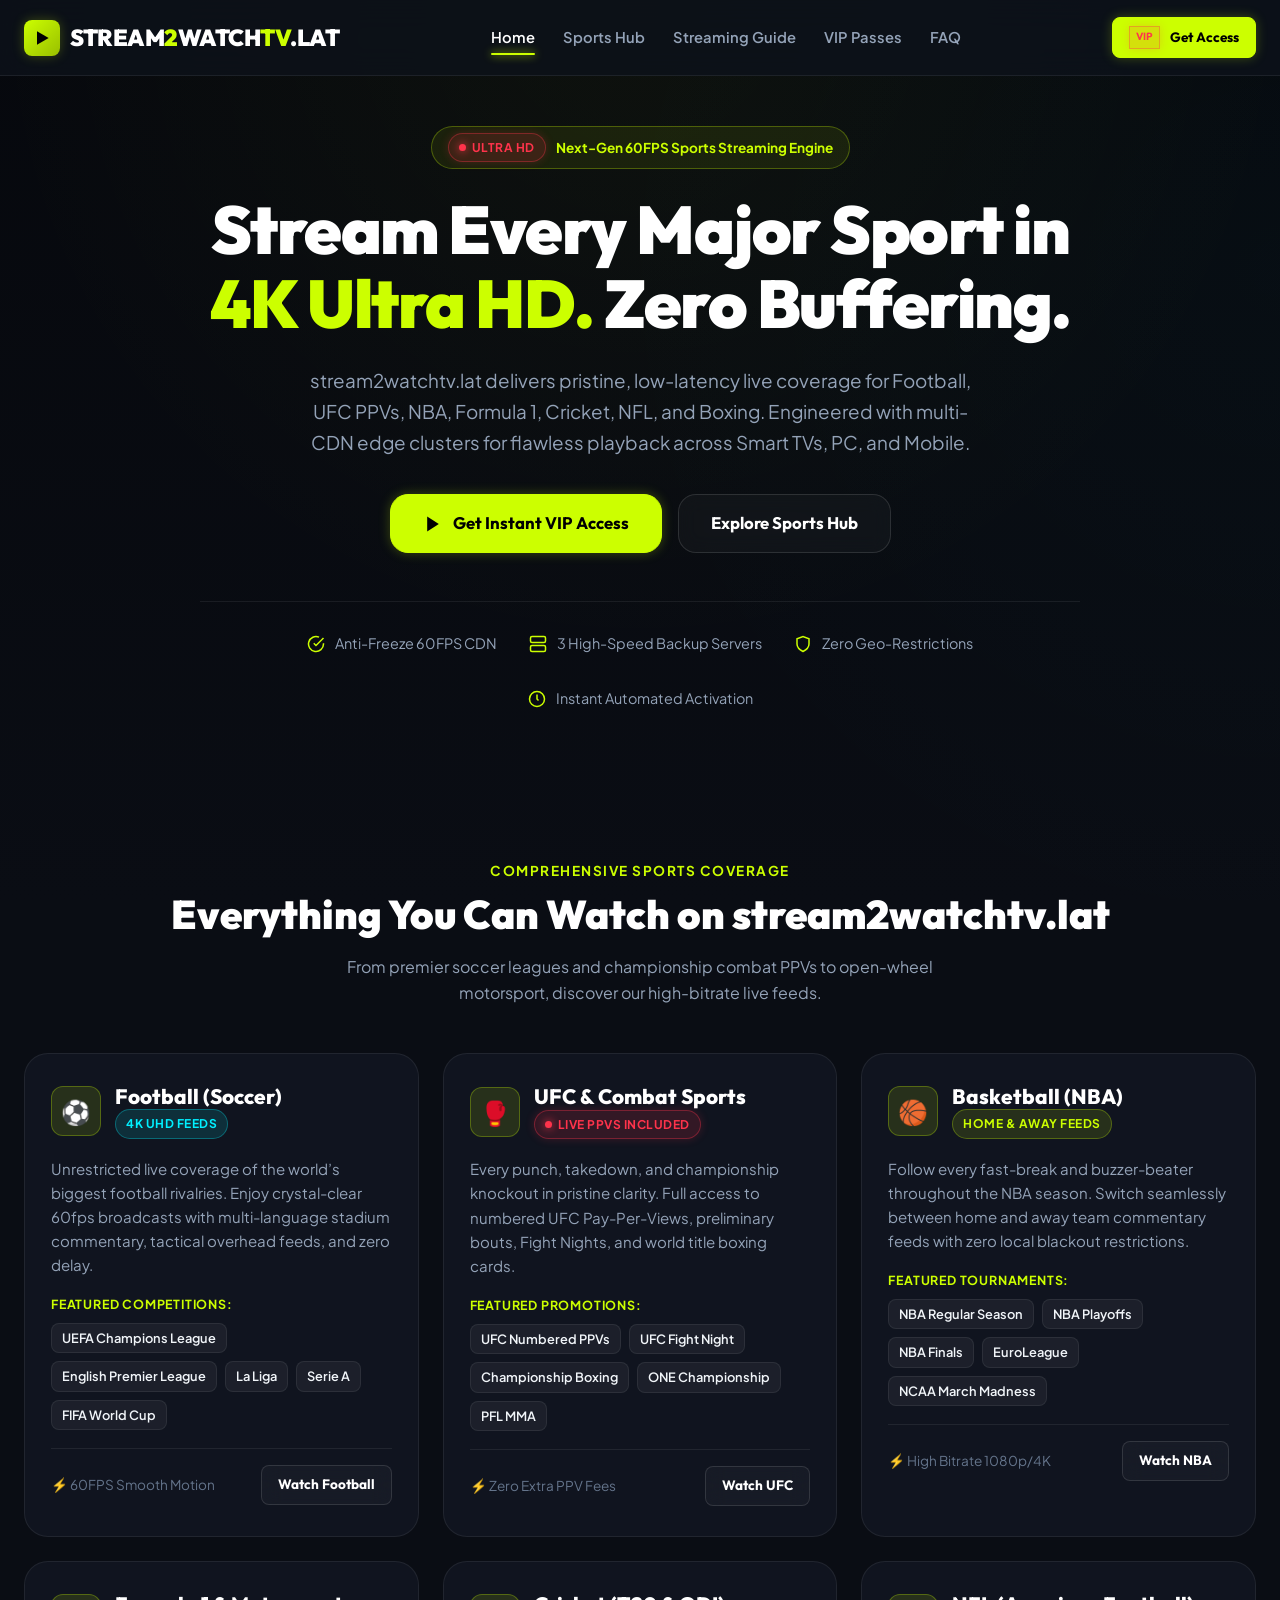
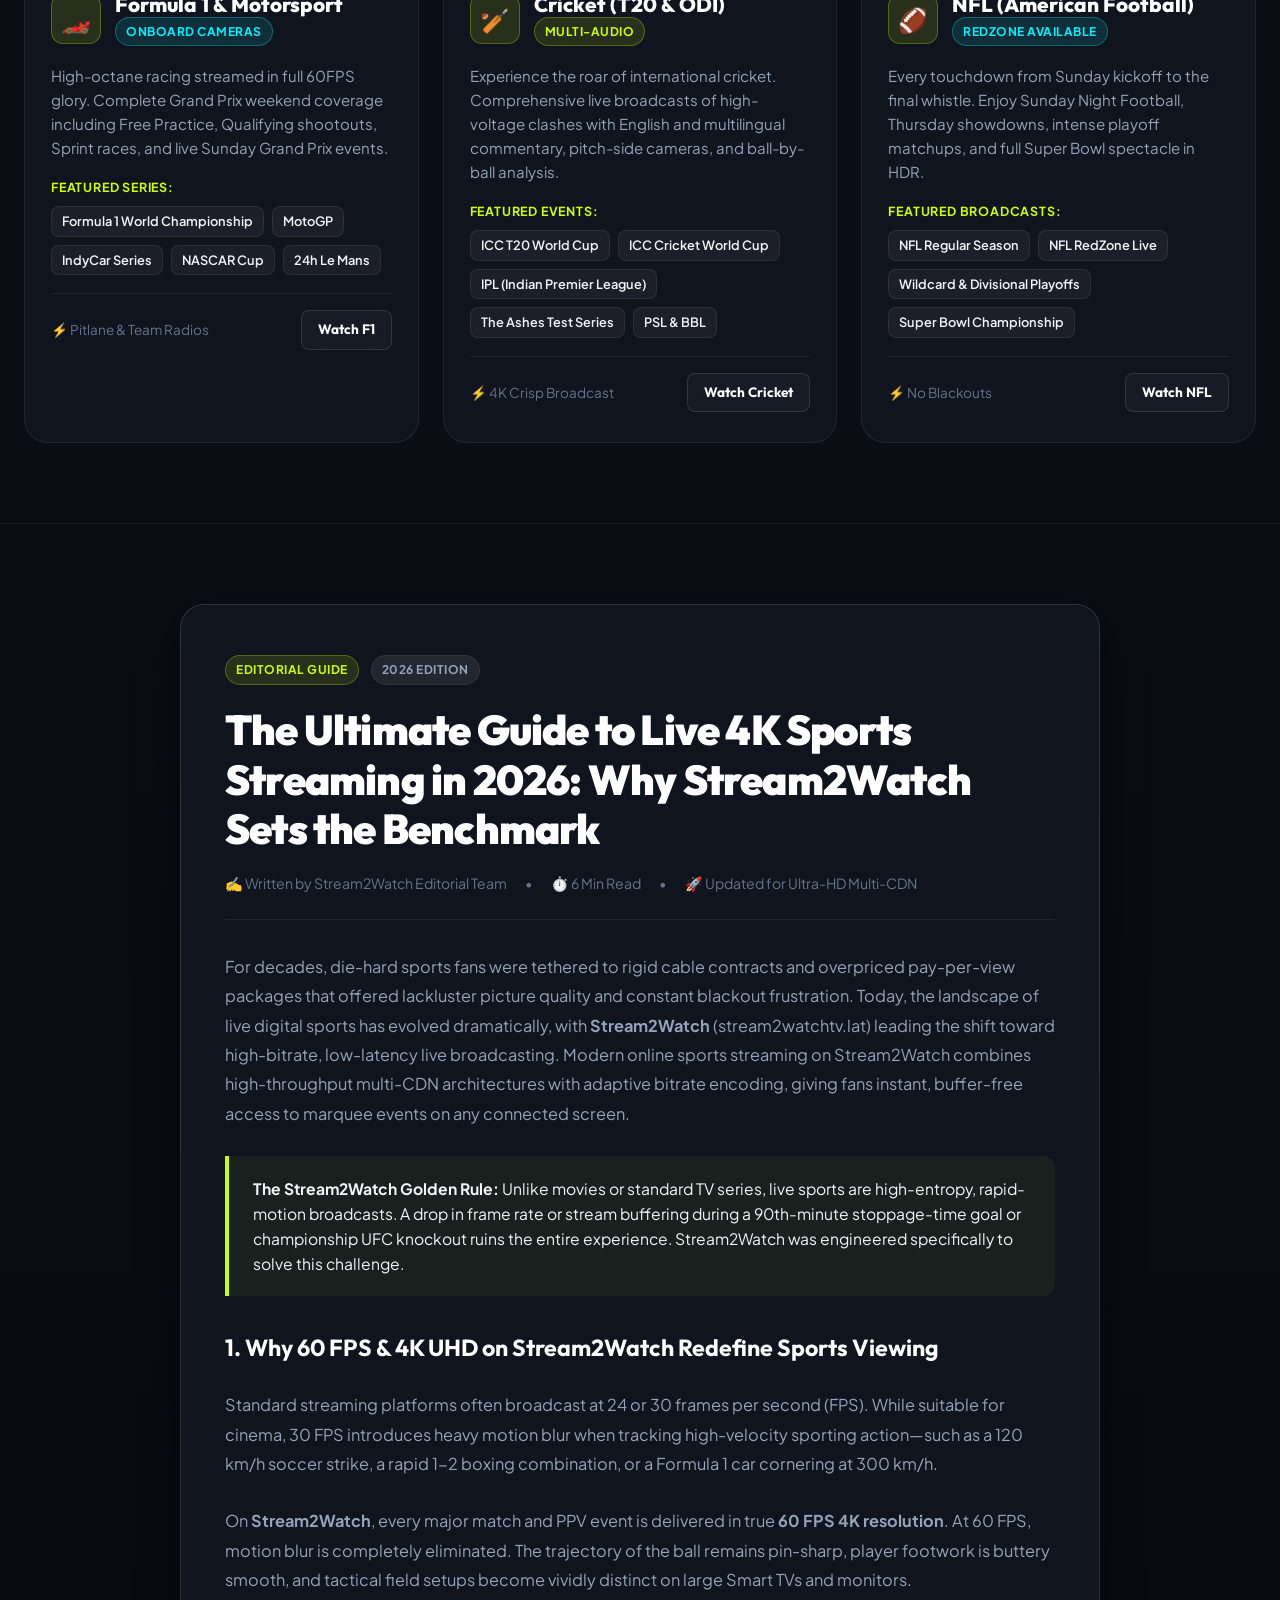
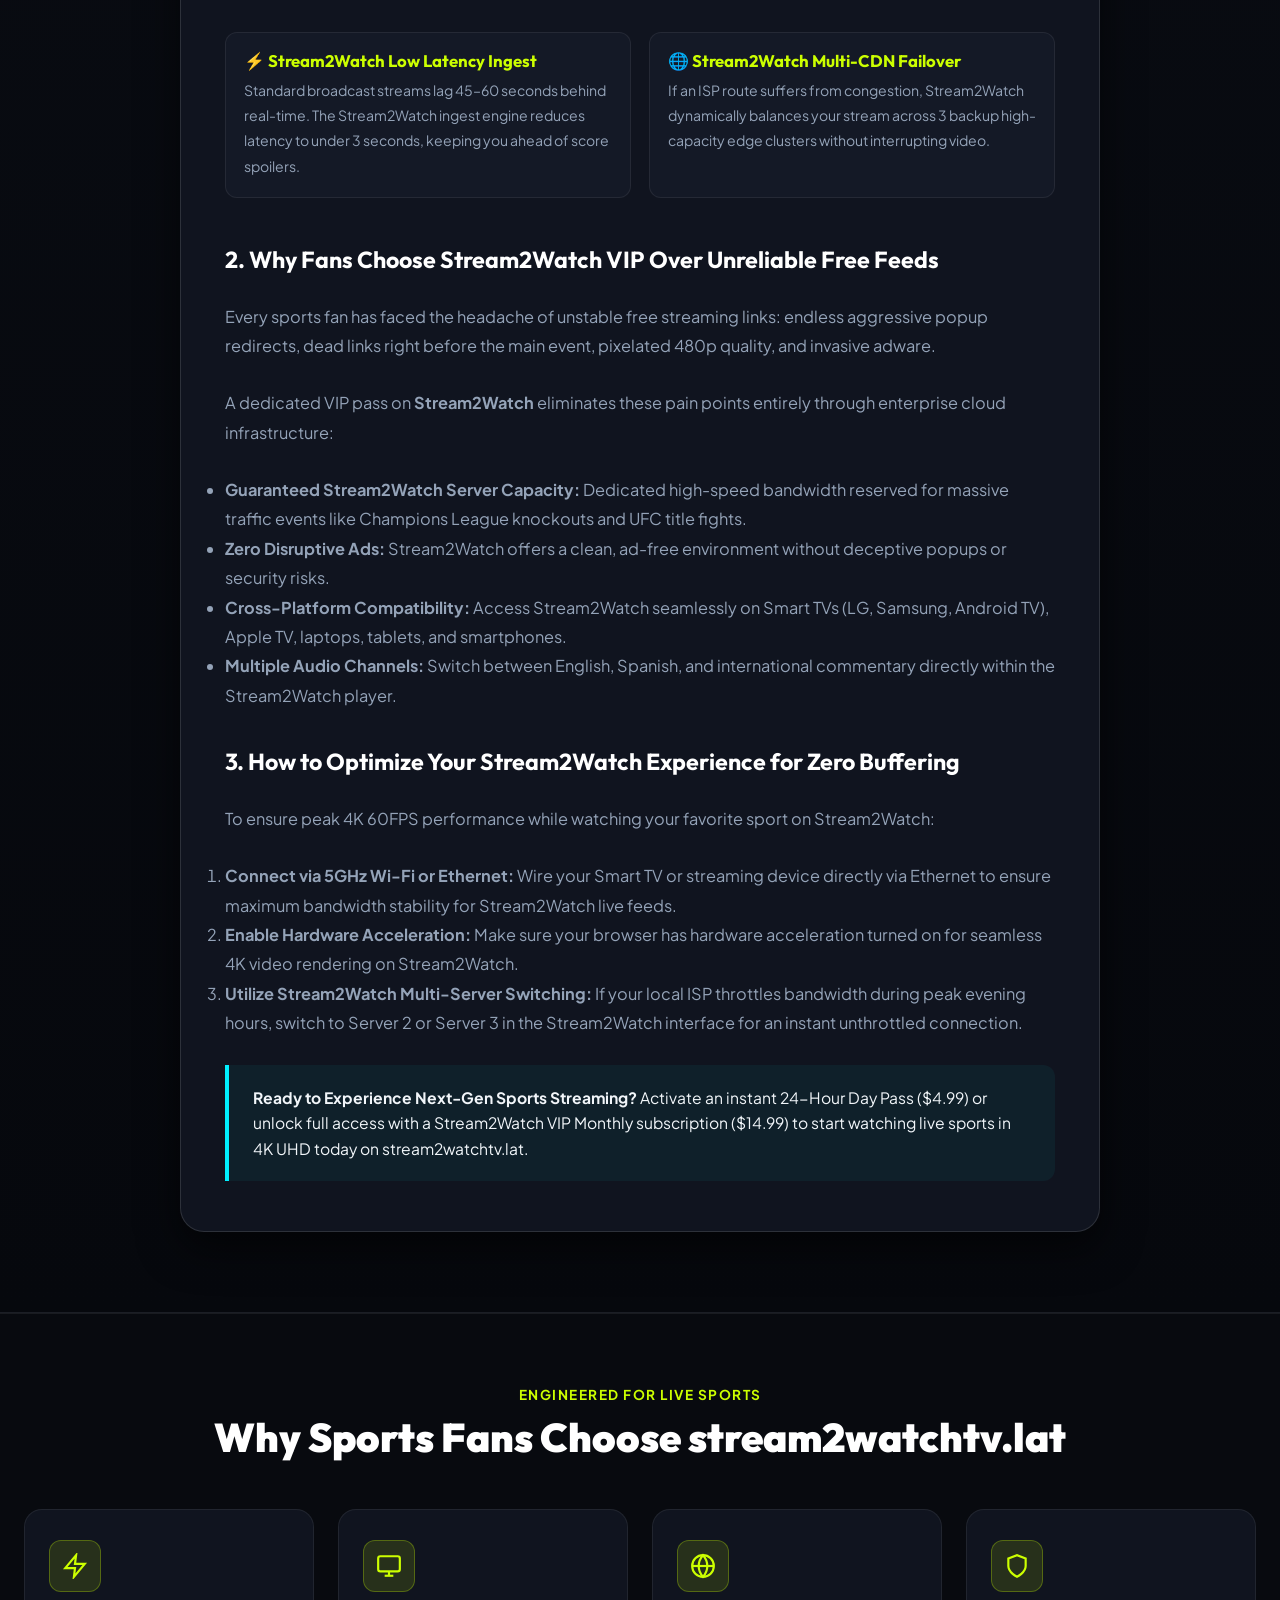
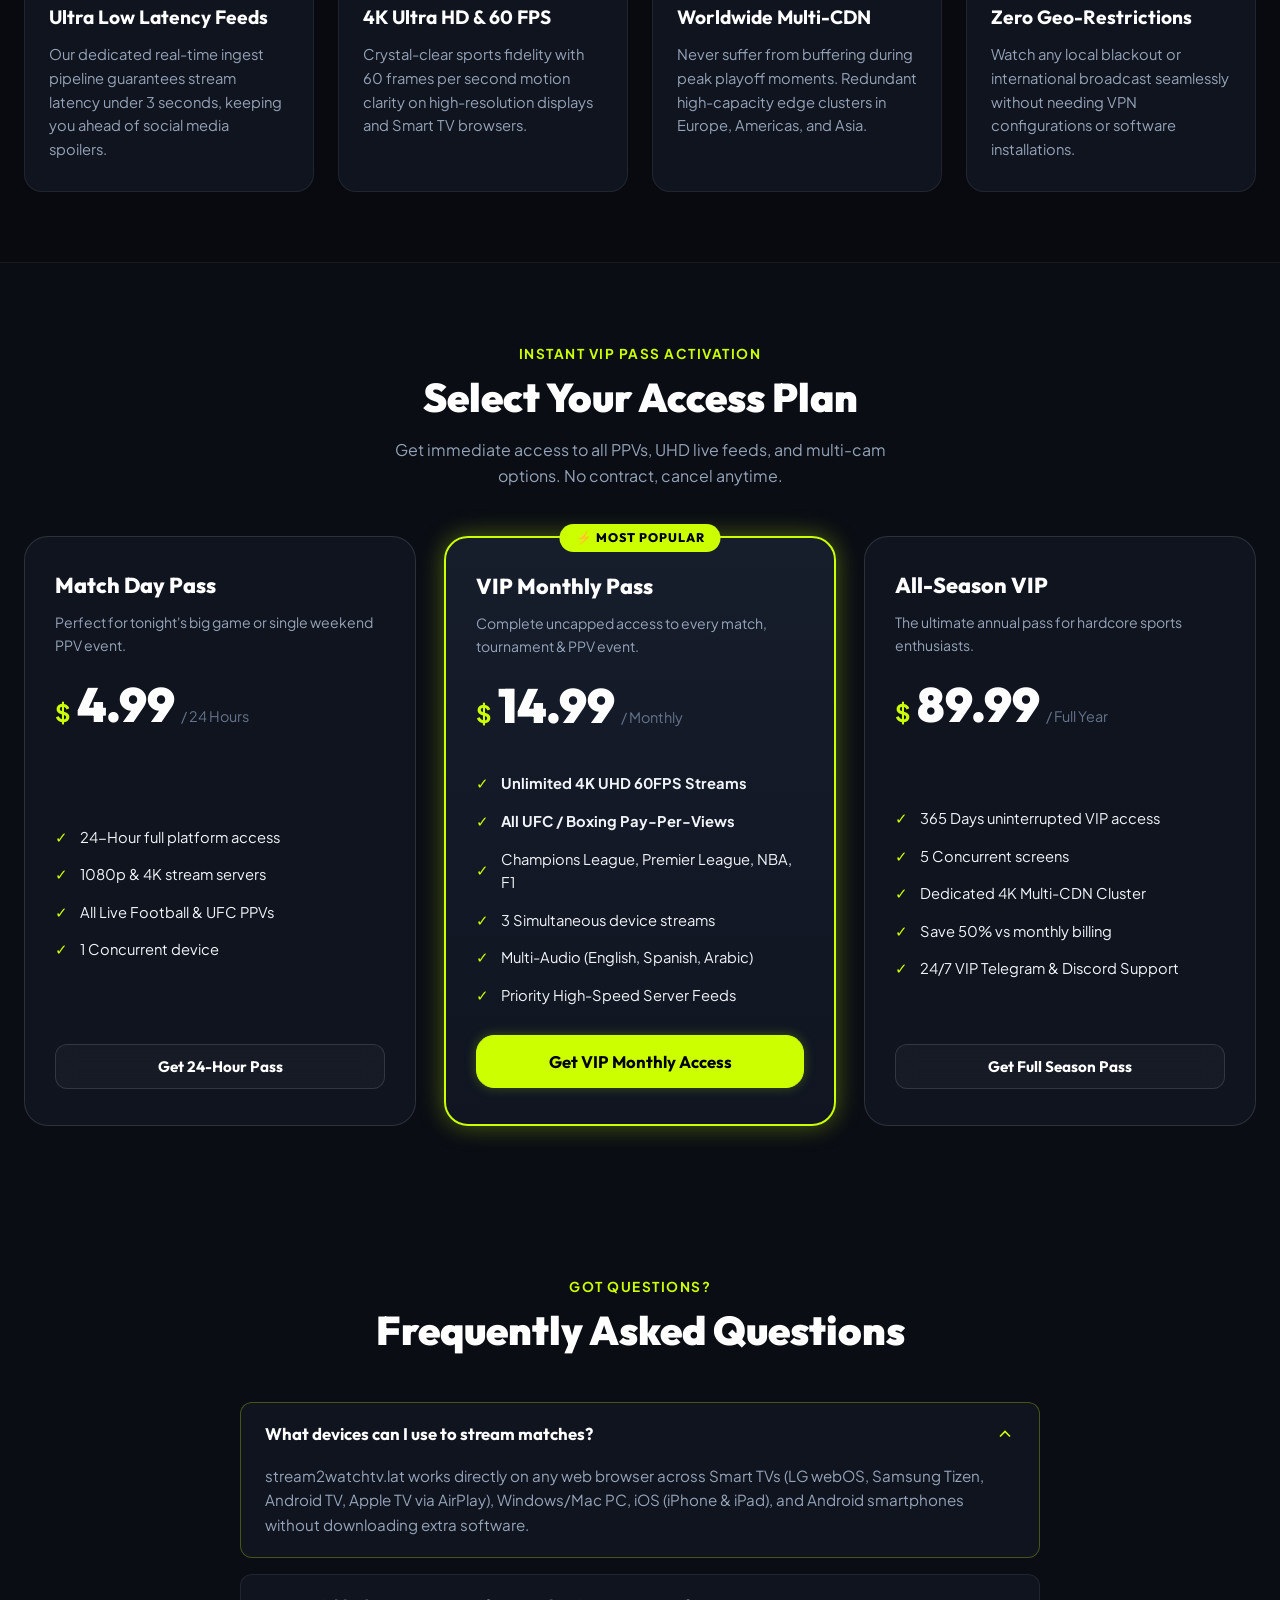
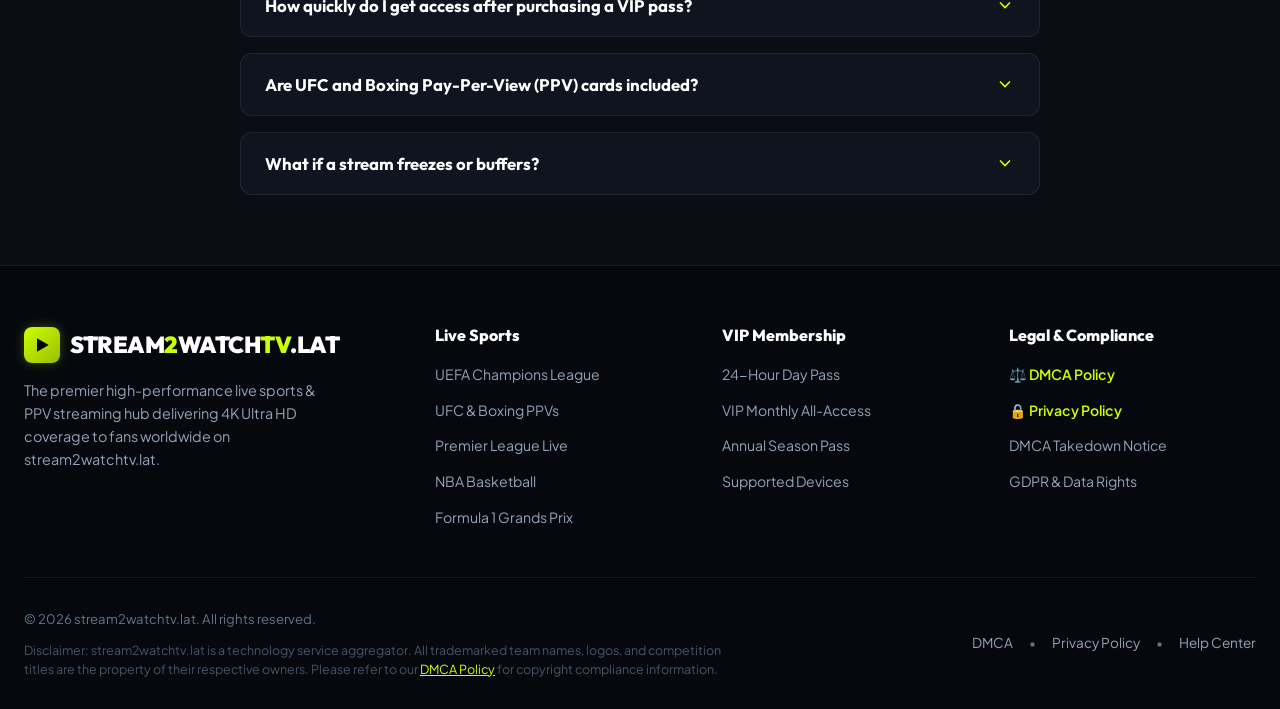
<file: index.html>
<!doctype html>
<html lang="en">
  <head>
    <meta name="msvalidate.01" content="3F59DA96151E8ADC401F04D765502E86" />
    <meta charset="UTF-8" />
    <meta name="viewport" content="width=device-width, initial-scale=1.0" />
    <title>Stream2Watch - Watch Live Sports Streaming in 4K UHD</title>
    <meta
      name="description"
      content="Stream2Watch is the premier live sports streaming platform. Watch Football, UFC PPVs, NBA, F1, NFL & Cricket live in 4K UHD on stream2watchtv.lat."
    />
    <meta
      name="keywords"
      content="stream2watch, stream2watch live, stream2watch tv, stream2watchtv.lat, live sports streaming, watch sports online, ufc live stream, live football streaming, nba stream, f1 live stream, nfl streams, cricket live stream, 4k sports stream, ppv streams"
    />
    <meta name="robots" content="index, follow" />
    <meta name="theme-color" content="#CCFF00" />
    <link rel="canonical" href="https://stream2watchtv.lat/index.html" />
    <meta
      property="og:title"
      content="Stream2Watch - Watch Live Sports Streaming in 4K UHD"
    />
    <meta
      property="og:description"
      content="Stream2Watch is the premier live sports streaming platform. Watch Football, UFC PPVs, NBA, F1, NFL & Cricket live in 4K UHD on stream2watchtv.lat."
    />
    <meta property="og:url" content="https://stream2watchtv.lat/index.html" />
    <meta property="og:type" content="website" />
    <meta name="twitter:card" content="summary_large_image" />
    <meta
      name="twitter:title"
      content="Stream2Watch - Watch Live Sports Streaming in 4K UHD"
    />
    <meta
      name="twitter:description"
      content="Stream2Watch is the premier live sports streaming platform. Watch Football, UFC PPVs, NBA, F1, NFL & Cricket live in 4K UHD on stream2watchtv.lat."
    />
    <link rel="stylesheet" href="assets/css/style.css" />
    <link
      rel="icon"
      href="data:image/svg+xml,<svg xmlns='http://www.w3.org/2000/svg' viewBox='0 0 24 24' fill='%23CCFF00'><polygon points='5 3 19 12 5 21 5 3'/></svg>"
    />
  </head>
  <body>
    <!-- ==========================================================================
       Header & Navigation Bar (No Search Bar)
       ========================================================================== -->
    <header class="navbar">
      <div class="container nav-container">
        <!-- Brand Logo -->
        <a href="index.html" class="brand-logo" id="mainBrandLogo">
          <div class="brand-icon-box">
            <svg viewBox="0 0 24 24" fill="currentColor">
              <polygon points="6 4 20 12 6 20 6 4" />
            </svg>
          </div>
          <span
            >STREAM<span class="logo-highlight">2</span>WATCH<span
              class="logo-highlight"
              >TV</span
            >.LAT</span
          >
        </a>

        <!-- Desktop Nav Menu -->
        <nav>
          <ul class="nav-menu">
            <li><a href="index.html" class="nav-link active">Home</a></li>
            <li><a href="#sports" class="nav-link">Sports Hub</a></li>
            <li><a href="#article" class="nav-link">Streaming Guide</a></li>
            <li><a href="#pricing" class="nav-link">VIP Passes</a></li>
            <li><a href="#faq" class="nav-link">FAQ</a></li>
          </ul>
        </nav>

        <!-- Nav Actions -->
        <div class="nav-actions">
          <a
            href="#pricing"
            class="btn btn-neon btn-sm btn-buy-pass"
            data-plan="VIP Monthly Pass"
            data-price="$14.99"
          >
            <span
              class="badge-live"
              style="padding: 2px 6px; font-size: 0.65rem"
              >VIP</span
            >
            <span>Get Access</span>
          </a>

          <!-- Mobile Menu Hamburger -->
          <button
            class="mobile-toggle"
            id="mobileMenuToggle"
            aria-label="Toggle navigation menu"
          >
            <svg
              width="24"
              height="24"
              viewBox="0 0 24 24"
              fill="none"
              stroke="currentColor"
              stroke-width="2"
            >
              <line x1="3" y1="12" x2="21" y2="12"></line>
              <line x1="3" y1="6" x2="21" y2="6"></line>
              <line x1="3" y1="18" x2="21" y2="18"></line>
            </svg>
          </button>
        </div>
      </div>
    </header>

    <!-- Mobile Drawer Menu -->
    <div class="mobile-menu-drawer" id="mobileDrawer">
      <a href="index.html" class="mobile-nav-link active">⚡ Home Overview</a>
      <a href="#sports" class="mobile-nav-link">🏆 Sports Catalog</a>
      <a href="#article" class="mobile-nav-link">📖 2026 Streaming Guide</a>
      <a href="#pricing" class="mobile-nav-link">💳 VIP Access Pricing</a>
      <a href="dmca.html" class="mobile-nav-link">⚖️ DMCA Policy</a>
      <a href="privacy-policy.html" class="mobile-nav-link"
        >🔒 Privacy Policy</a
      >
      <a
        href="#pricing"
        class="btn btn-neon btn-lg btn-buy-pass"
        data-plan="VIP Monthly Pass"
        data-price="$14.99"
        style="width: 100%; margin-top: 10px"
      >
        Unlock All Streams Now
      </a>
    </div>

    <main>
      <!-- ==========================================================================
         Hero Section (Clean, Centered, High Impact - No Event Card)
         ========================================================================== -->
      <section class="hero-section">
        <div class="container">
          <div class="hero-centered">
            <div class="hero-eyebrow">
              <span class="badge badge-live">ULTRA HD</span>
              <span>Next-Gen 60FPS Sports Streaming Engine</span>
            </div>

            <h1 class="hero-title">
              Stream Every Major Sport in
              <span class="text-neon">4K Ultra HD.</span> Zero Buffering.
            </h1>

            <p class="hero-desc">
              stream2watchtv.lat delivers pristine, low-latency live coverage
              for Football, UFC PPVs, NBA, Formula 1, Cricket, NFL, and Boxing.
              Engineered with multi-CDN edge clusters for flawless playback
              across Smart TVs, PC, and Mobile.
            </p>

            <div class="hero-actions">
              <a
                href="#pricing"
                class="btn btn-neon btn-lg btn-buy-pass"
                data-plan="VIP Monthly Pass"
                data-price="$14.99"
              >
                <svg
                  width="20"
                  height="20"
                  viewBox="0 0 24 24"
                  fill="currentColor"
                >
                  <polygon points="5 3 19 12 5 21 5 3" />
                </svg>
                <span>Get Instant VIP Access</span>
              </a>
              <a href="#sports" class="btn btn-outline btn-lg">
                <span>Explore Sports Hub</span>
              </a>
            </div>

            <!-- Trust & Performance Bar -->
            <div class="hero-trust-bar">
              <div class="trust-item">
                <span class="trust-icon">
                  <svg
                    width="18"
                    height="18"
                    viewBox="0 0 24 24"
                    fill="none"
                    stroke="currentColor"
                    stroke-width="2"
                  >
                    <path d="M22 11.08V12a10 10 0 1 1-5.93-9.14"></path>
                    <polyline points="22 4 12 14.01 9 11.01"></polyline>
                  </svg>
                </span>
                <span>Anti-Freeze 60FPS CDN</span>
              </div>
              <div class="trust-item">
                <span class="trust-icon">
                  <svg
                    width="18"
                    height="18"
                    viewBox="0 0 24 24"
                    fill="none"
                    stroke="currentColor"
                    stroke-width="2"
                  >
                    <rect
                      x="2"
                      y="2"
                      width="20"
                      height="8"
                      rx="2"
                      ry="2"
                    ></rect>
                    <rect
                      x="2"
                      y="14"
                      width="20"
                      height="8"
                      rx="2"
                      ry="2"
                    ></rect>
                    <line x1="6" y1="6" x2="6.01" y2="6"></line>
                    <line x1="6" y1="18" x2="6.01" y2="18"></line>
                  </svg>
                </span>
                <span>3 High-Speed Backup Servers</span>
              </div>
              <div class="trust-item">
                <span class="trust-icon">
                  <svg
                    width="18"
                    height="18"
                    viewBox="0 0 24 24"
                    fill="none"
                    stroke="currentColor"
                    stroke-width="2"
                  >
                    <path
                      d="M12 22s8-4 8-10V5l-8-3-8 3v7c0 6 8 10 8 10z"
                    ></path>
                  </svg>
                </span>
                <span>Zero Geo-Restrictions</span>
              </div>
              <div class="trust-item">
                <span class="trust-icon">
                  <svg
                    width="18"
                    height="18"
                    viewBox="0 0 24 24"
                    fill="none"
                    stroke="currentColor"
                    stroke-width="2"
                  >
                    <circle cx="12" cy="12" r="10"></circle>
                    <polyline points="12 6 12 12 14 14"></polyline>
                  </svg>
                </span>
                <span>Instant Automated Activation</span>
              </div>
            </div>
          </div>
        </div>
      </section>

      <!-- ==========================================================================
         Sports Categories & Descriptions Section
         ========================================================================== -->
      <section class="sports-desc-section" id="sports">
        <div class="container">
          <div class="section-header">
            <span class="section-subtitle">Comprehensive Sports Coverage</span>
            <h2 class="section-heading">
              Everything You Can Watch on stream2watchtv.lat
            </h2>
            <p
              style="
                color: var(--text-secondary);
                max-width: 600px;
                margin-top: 8px;
              "
            >
              From premier soccer leagues and championship combat PPVs to
              open-wheel motorsport, discover our high-bitrate live feeds.
            </p>
          </div>

          <div class="sports-desc-grid">
            <!-- Sport 1: Football / Soccer -->
            <div class="sport-desc-card">
              <div class="sport-card-top">
                <div class="sport-icon-title">
                  <div class="sport-emoji-box">⚽</div>
                  <div>
                    <h3 class="sport-title">Football (Soccer)</h3>
                    <span class="badge badge-cyan">4K UHD Feeds</span>
                  </div>
                </div>
              </div>
              <p class="sport-desc-text">
                Unrestricted live coverage of the world’s biggest football
                rivalries. Enjoy crystal-clear 60fps broadcasts with
                multi-language stadium commentary, tactical overhead feeds, and
                zero delay.
              </p>
              <div class="sport-leagues-wrap">
                <span class="sport-leagues-label">Featured Competitions:</span>
                <div class="sport-tags-list">
                  <span class="sport-tag">UEFA Champions League</span>
                  <span class="sport-tag">English Premier League</span>
                  <span class="sport-tag">La Liga</span>
                  <span class="sport-tag">Serie A</span>
                  <span class="sport-tag">FIFA World Cup</span>
                </div>
              </div>
              <div class="sport-features-footer">
                <span>⚡ 60FPS Smooth Motion</span>
                <a
                  href="#pricing"
                  class="btn btn-outline btn-sm btn-buy-pass"
                  data-plan="VIP Monthly Pass"
                  data-price="$14.99"
                  >Watch Football</a
                >
              </div>
            </div>

            <!-- Sport 2: UFC / MMA -->
            <div class="sport-desc-card">
              <div class="sport-card-top">
                <div class="sport-icon-title">
                  <div class="sport-emoji-box">🥊</div>
                  <div>
                    <h3 class="sport-title">UFC & Combat Sports</h3>
                    <span class="badge badge-live">Live PPVs Included</span>
                  </div>
                </div>
              </div>
              <p class="sport-desc-text">
                Every punch, takedown, and championship knockout in pristine
                clarity. Full access to numbered UFC Pay-Per-Views, preliminary
                bouts, Fight Nights, and world title boxing cards.
              </p>
              <div class="sport-leagues-wrap">
                <span class="sport-leagues-label">Featured Promotions:</span>
                <div class="sport-tags-list">
                  <span class="sport-tag">UFC Numbered PPVs</span>
                  <span class="sport-tag">UFC Fight Night</span>
                  <span class="sport-tag">Championship Boxing</span>
                  <span class="sport-tag">ONE Championship</span>
                  <span class="sport-tag">PFL MMA</span>
                </div>
              </div>
              <div class="sport-features-footer">
                <span>⚡ Zero Extra PPV Fees</span>
                <a
                  href="#pricing"
                  class="btn btn-outline btn-sm btn-buy-pass"
                  data-plan="VIP Monthly Pass"
                  data-price="$14.99"
                  >Watch UFC</a
                >
              </div>
            </div>

            <!-- Sport 3: Basketball NBA -->
            <div class="sport-desc-card">
              <div class="sport-card-top">
                <div class="sport-icon-title">
                  <div class="sport-emoji-box">🏀</div>
                  <div>
                    <h3 class="sport-title">Basketball (NBA)</h3>
                    <span class="badge badge-neon">Home & Away Feeds</span>
                  </div>
                </div>
              </div>
              <p class="sport-desc-text">
                Follow every fast-break and buzzer-beater throughout the NBA
                season. Switch seamlessly between home and away team commentary
                feeds with zero local blackout restrictions.
              </p>
              <div class="sport-leagues-wrap">
                <span class="sport-leagues-label">Featured Tournaments:</span>
                <div class="sport-tags-list">
                  <span class="sport-tag">NBA Regular Season</span>
                  <span class="sport-tag">NBA Playoffs</span>
                  <span class="sport-tag">NBA Finals</span>
                  <span class="sport-tag">EuroLeague</span>
                  <span class="sport-tag">NCAA March Madness</span>
                </div>
              </div>
              <div class="sport-features-footer">
                <span>⚡ High Bitrate 1080p/4K</span>
                <a
                  href="#pricing"
                  class="btn btn-outline btn-sm btn-buy-pass"
                  data-plan="VIP Monthly Pass"
                  data-price="$14.99"
                  >Watch NBA</a
                >
              </div>
            </div>

            <!-- Sport 4: Formula 1 -->
            <div class="sport-desc-card">
              <div class="sport-card-top">
                <div class="sport-icon-title">
                  <div class="sport-emoji-box">🏎️</div>
                  <div>
                    <h3 class="sport-title">Formula 1 & Motorsport</h3>
                    <span class="badge badge-cyan">Onboard Cameras</span>
                  </div>
                </div>
              </div>
              <p class="sport-desc-text">
                High-octane racing streamed in full 60FPS glory. Complete Grand
                Prix weekend coverage including Free Practice, Qualifying
                shootouts, Sprint races, and live Sunday Grand Prix events.
              </p>
              <div class="sport-leagues-wrap">
                <span class="sport-leagues-label">Featured Series:</span>
                <div class="sport-tags-list">
                  <span class="sport-tag">Formula 1 World Championship</span>
                  <span class="sport-tag">MotoGP</span>
                  <span class="sport-tag">IndyCar Series</span>
                  <span class="sport-tag">NASCAR Cup</span>
                  <span class="sport-tag">24h Le Mans</span>
                </div>
              </div>
              <div class="sport-features-footer">
                <span>⚡ Pitlane & Team Radios</span>
                <a
                  href="#pricing"
                  class="btn btn-outline btn-sm btn-buy-pass"
                  data-plan="VIP Monthly Pass"
                  data-price="$14.99"
                  >Watch F1</a
                >
              </div>
            </div>

            <!-- Sport 5: Cricket -->
            <div class="sport-desc-card">
              <div class="sport-card-top">
                <div class="sport-icon-title">
                  <div class="sport-emoji-box">🏏</div>
                  <div>
                    <h3 class="sport-title">Cricket (T20 & ODI)</h3>
                    <span class="badge badge-neon">Multi-Audio</span>
                  </div>
                </div>
              </div>
              <p class="sport-desc-text">
                Experience the roar of international cricket. Comprehensive live
                broadcasts of high-voltage clashes with English and multilingual
                commentary, pitch-side cameras, and ball-by-ball analysis.
              </p>
              <div class="sport-leagues-wrap">
                <span class="sport-leagues-label">Featured Events:</span>
                <div class="sport-tags-list">
                  <span class="sport-tag">ICC T20 World Cup</span>
                  <span class="sport-tag">ICC Cricket World Cup</span>
                  <span class="sport-tag">IPL (Indian Premier League)</span>
                  <span class="sport-tag">The Ashes Test Series</span>
                  <span class="sport-tag">PSL & BBL</span>
                </div>
              </div>
              <div class="sport-features-footer">
                <span>⚡ 4K Crisp Broadcast</span>
                <a
                  href="#pricing"
                  class="btn btn-outline btn-sm btn-buy-pass"
                  data-plan="VIP Monthly Pass"
                  data-price="$14.99"
                  >Watch Cricket</a
                >
              </div>
            </div>

            <!-- Sport 6: NFL -->
            <div class="sport-desc-card">
              <div class="sport-card-top">
                <div class="sport-icon-title">
                  <div class="sport-emoji-box">🏈</div>
                  <div>
                    <h3 class="sport-title">NFL (American Football)</h3>
                    <span class="badge badge-cyan">RedZone Available</span>
                  </div>
                </div>
              </div>
              <p class="sport-desc-text">
                Every touchdown from Sunday kickoff to the final whistle. Enjoy
                Sunday Night Football, Thursday showdowns, intense playoff
                matchups, and full Super Bowl spectacle in HDR.
              </p>
              <div class="sport-leagues-wrap">
                <span class="sport-leagues-label">Featured Broadcasts:</span>
                <div class="sport-tags-list">
                  <span class="sport-tag">NFL Regular Season</span>
                  <span class="sport-tag">NFL RedZone Live</span>
                  <span class="sport-tag">Wildcard & Divisional Playoffs</span>
                  <span class="sport-tag">Super Bowl Championship</span>
                </div>
              </div>
              <div class="sport-features-footer">
                <span>⚡ No Blackouts</span>
                <a
                  href="#pricing"
                  class="btn btn-outline btn-sm btn-buy-pass"
                  data-plan="VIP Monthly Pass"
                  data-price="$14.99"
                  >Watch NFL</a
                >
              </div>
            </div>
          </div>
        </div>
      </section>

      <!-- ==========================================================================
         In-Depth Sports Streaming Article Section (Replacing Old Schedule)
         ========================================================================== -->
      <section class="sports-article-section" id="article">
        <div class="container">
          <article class="article-container">
            <div class="article-badge-header">
              <span class="badge badge-neon">Editorial Guide</span>
              <span class="badge badge-gray">2026 Edition</span>
            </div>

            <h2 class="article-heading">
              The Ultimate Guide to Live 4K Sports Streaming in 2026: Why
              Stream2Watch Sets the Benchmark
            </h2>

            <div class="article-meta-info">
              <span>✍️ Written by Stream2Watch Editorial Team</span>
              <span>•</span>
              <span>⏱️ 6 Min Read</span>
              <span>•</span>
              <span>🚀 Updated for Ultra-HD Multi-CDN</span>
            </div>

            <div class="article-body-text">
              <p>
                For decades, die-hard sports fans were tethered to rigid cable
                contracts and overpriced pay-per-view packages that offered
                lackluster picture quality and constant blackout frustration.
                Today, the landscape of live digital sports has evolved
                dramatically, with
                <strong>Stream2Watch</strong> (stream2watchtv.lat) leading the
                shift toward high-bitrate, low-latency live broadcasting. Modern
                online sports streaming on Stream2Watch combines high-throughput
                multi-CDN architectures with adaptive bitrate encoding, giving
                fans instant, buffer-free access to marquee events on any
                connected screen.
              </p>

              <div class="article-callout-box">
                <strong>The Stream2Watch Golden Rule:</strong> Unlike movies or
                standard TV series, live sports are high-entropy, rapid-motion
                broadcasts. A drop in frame rate or stream buffering during a
                90th-minute stoppage-time goal or championship UFC knockout
                ruins the entire experience. Stream2Watch was engineered
                specifically to solve this challenge.
              </div>

              <h3>
                1. Why 60 FPS & 4K UHD on Stream2Watch Redefine Sports Viewing
              </h3>
              <p>
                Standard streaming platforms often broadcast at 24 or 30 frames
                per second (FPS). While suitable for cinema, 30 FPS introduces
                heavy motion blur when tracking high-velocity sporting
                action—such as a 120 km/h soccer strike, a rapid 1-2 boxing
                combination, or a Formula 1 car cornering at 300 km/h.
              </p>
              <p>
                On <strong>Stream2Watch</strong>, every major match and PPV
                event is delivered in true
                <strong>60 FPS 4K resolution</strong>. At 60 FPS, motion blur is
                completely eliminated. The trajectory of the ball remains
                pin-sharp, player footwork is buttery smooth, and tactical field
                setups become vividly distinct on large Smart TVs and monitors.
              </p>

              <div class="article-features-grid">
                <div class="article-feature-item">
                  <h4>⚡ Stream2Watch Low Latency Ingest</h4>
                  <p>
                    Standard broadcast streams lag 45–60 seconds behind
                    real-time. The Stream2Watch ingest engine reduces latency to
                    under 3 seconds, keeping you ahead of score spoilers.
                  </p>
                </div>
                <div class="article-feature-item">
                  <h4>🌐 Stream2Watch Multi-CDN Failover</h4>
                  <p>
                    If an ISP route suffers from congestion, Stream2Watch
                    dynamically balances your stream across 3 backup
                    high-capacity edge clusters without interrupting video.
                  </p>
                </div>
              </div>

              <h3>
                2. Why Fans Choose Stream2Watch VIP Over Unreliable Free Feeds
              </h3>
              <p>
                Every sports fan has faced the headache of unstable free
                streaming links: endless aggressive popup redirects, dead links
                right before the main event, pixelated 480p quality, and
                invasive adware.
              </p>
              <p>
                A dedicated VIP pass on <strong>Stream2Watch</strong> eliminates
                these pain points entirely through enterprise cloud
                infrastructure:
              </p>
              <ul>
                <li>
                  <strong>Guaranteed Stream2Watch Server Capacity:</strong>
                  Dedicated high-speed bandwidth reserved for massive traffic
                  events like Champions League knockouts and UFC title fights.
                </li>
                <li>
                  <strong>Zero Disruptive Ads:</strong> Stream2Watch offers a
                  clean, ad-free environment without deceptive popups or
                  security risks.
                </li>
                <li>
                  <strong>Cross-Platform Compatibility:</strong> Access
                  Stream2Watch seamlessly on Smart TVs (LG, Samsung, Android
                  TV), Apple TV, laptops, tablets, and smartphones.
                </li>
                <li>
                  <strong>Multiple Audio Channels:</strong> Switch between
                  English, Spanish, and international commentary directly within
                  the Stream2Watch player.
                </li>
              </ul>

              <h3>
                3. How to Optimize Your Stream2Watch Experience for Zero
                Buffering
              </h3>
              <p>
                To ensure peak 4K 60FPS performance while watching your favorite
                sport on Stream2Watch:
              </p>
              <ol>
                <li>
                  <strong>Connect via 5GHz Wi-Fi or Ethernet:</strong> Wire your
                  Smart TV or streaming device directly via Ethernet to ensure
                  maximum bandwidth stability for Stream2Watch live feeds.
                </li>
                <li>
                  <strong>Enable Hardware Acceleration:</strong> Make sure your
                  browser has hardware acceleration turned on for seamless 4K
                  video rendering on Stream2Watch.
                </li>
                <li>
                  <strong>Utilize Stream2Watch Multi-Server Switching:</strong>
                  If your local ISP throttles bandwidth during peak evening
                  hours, switch to Server 2 or Server 3 in the Stream2Watch
                  interface for an instant unthrottled connection.
                </li>
              </ol>

              <div
                class="article-callout-box"
                style="
                  border-left-color: var(--cyan-4k);
                  background: rgba(0, 240, 255, 0.05);
                "
              >
                <strong>Ready to Experience Next-Gen Sports Streaming?</strong>
                Activate an instant 24-Hour Day Pass ($4.99) or unlock full
                access with a Stream2Watch VIP Monthly subscription ($14.99) to
                start watching live sports in 4K UHD today on
                stream2watchtv.lat.
              </div>
            </div>
          </article>
        </div>
      </section>

      <!-- ==========================================================================
         Why stream2watchtv.lat / High Performance Features Grid
         ========================================================================== -->
      <section class="features-section">
        <div class="container">
          <div class="section-header">
            <span class="section-subtitle">Engineered for Live Sports</span>
            <h2 class="section-heading">
              Why Sports Fans Choose stream2watchtv.lat
            </h2>
          </div>

          <div class="features-grid">
            <!-- Feature 1 -->
            <div class="feature-card">
              <div class="feature-icon-box">
                <svg
                  width="26"
                  height="26"
                  viewBox="0 0 24 24"
                  fill="none"
                  stroke="currentColor"
                  stroke-width="2"
                >
                  <path d="M13 2L3 14h9l-1 8 10-12h-9l1-8z"></path>
                </svg>
              </div>
              <h3 class="feature-title">Ultra Low Latency Feeds</h3>
              <p class="feature-desc">
                Our dedicated real-time ingest pipeline guarantees stream
                latency under 3 seconds, keeping you ahead of social media
                spoilers.
              </p>
            </div>

            <!-- Feature 2 -->
            <div class="feature-card">
              <div class="feature-icon-box">
                <svg
                  width="26"
                  height="26"
                  viewBox="0 0 24 24"
                  fill="none"
                  stroke="currentColor"
                  stroke-width="2"
                >
                  <rect x="2" y="3" width="20" height="14" rx="2" ry="2"></rect>
                  <line x1="8" y1="21" x2="16" y2="21"></line>
                  <line x1="12" y1="17" x2="12" y2="21"></line>
                </svg>
              </div>
              <h3 class="feature-title">4K Ultra HD & 60 FPS</h3>
              <p class="feature-desc">
                Crystal-clear sports fidelity with 60 frames per second motion
                clarity on high-resolution displays and Smart TV browsers.
              </p>
            </div>

            <!-- Feature 3 -->
            <div class="feature-card">
              <div class="feature-icon-box">
                <svg
                  width="26"
                  height="26"
                  viewBox="0 0 24 24"
                  fill="none"
                  stroke="currentColor"
                  stroke-width="2"
                >
                  <circle cx="12" cy="12" r="10"></circle>
                  <line x1="2" y1="12" x2="22" y2="12"></line>
                  <path
                    d="M12 2a15.3 15.3 0 0 1 4 10 15.3 15.3 0 0 1-4 10 15.3 15.3 0 0 1-4-10 15.3 15.3 0 0 1 4-10z"
                  ></path>
                </svg>
              </div>
              <h3 class="feature-title">Worldwide Multi-CDN</h3>
              <p class="feature-desc">
                Never suffer from buffering during peak playoff moments.
                Redundant high-capacity edge clusters in Europe, Americas, and
                Asia.
              </p>
            </div>

            <!-- Feature 4 -->
            <div class="feature-card">
              <div class="feature-icon-box">
                <svg
                  width="26"
                  height="26"
                  viewBox="0 0 24 24"
                  fill="none"
                  stroke="currentColor"
                  stroke-width="2"
                >
                  <path d="M12 22s8-4 8-10V5l-8-3-8 3v7c0 6 8 10 8 10z"></path>
                </svg>
              </div>
              <h3 class="feature-title">Zero Geo-Restrictions</h3>
              <p class="feature-desc">
                Watch any local blackout or international broadcast seamlessly
                without needing VPN configurations or software installations.
              </p>
            </div>
          </div>
        </div>
      </section>

      <!-- ==========================================================================
         Pricing & VIP Passes Section
         ========================================================================== -->
      <section class="pricing-section" id="pricing">
        <div class="container">
          <div class="section-header">
            <span class="section-subtitle">Instant VIP Pass Activation</span>
            <h2 class="section-heading">Select Your Access Plan</h2>
            <p
              style="
                color: var(--text-secondary);
                max-width: 520px;
                margin-top: 8px;
              "
            >
              Get immediate access to all PPVs, UHD live feeds, and multi-cam
              options. No contract, cancel anytime.
            </p>
          </div>

          <div class="pricing-grid">
            <!-- Tier 1: Day Pass -->
            <div class="pricing-card">
              <div class="pricing-header">
                <h3 class="plan-name">Match Day Pass</h3>
                <p class="plan-desc">
                  Perfect for tonight's big game or single weekend PPV event.
                </p>
                <div class="plan-price-wrap">
                  <span class="currency">$</span>
                  <span class="price-amount">4.99</span>
                  <span class="price-period">/ 24 Hours</span>
                </div>
              </div>

              <ul class="plan-features-list">
                <li class="plan-feature-item">
                  <span class="feature-check">✓</span>
                  <span>24-Hour full platform access</span>
                </li>
                <li class="plan-feature-item">
                  <span class="feature-check">✓</span>
                  <span>1080p & 4K stream servers</span>
                </li>
                <li class="plan-feature-item">
                  <span class="feature-check">✓</span>
                  <span>All Live Football & UFC PPVs</span>
                </li>
                <li class="plan-feature-item">
                  <span class="feature-check">✓</span>
                  <span>1 Concurrent device</span>
                </li>
              </ul>

              <button
                class="btn btn-outline btn-buy-pass"
                data-plan="Match Day Pass"
                data-price="$4.99"
                style="width: 100%"
              >
                Get 24-Hour Pass
              </button>
            </div>

            <!-- Tier 2: VIP Monthly (Featured with Neon Glow) -->
            <div class="pricing-card featured">
              <div class="pricing-badge-popular">⚡ Most Popular</div>
              <div class="pricing-header">
                <h3 class="plan-name">VIP Monthly Pass</h3>
                <p class="plan-desc">
                  Complete uncapped access to every match, tournament & PPV
                  event.
                </p>
                <div class="plan-price-wrap">
                  <span class="currency">$</span>
                  <span class="price-amount">14.99</span>
                  <span class="price-period">/ Monthly</span>
                </div>
              </div>

              <ul class="plan-features-list">
                <li class="plan-feature-item">
                  <span class="feature-check">✓</span>
                  <span><strong>Unlimited 4K UHD 60FPS Streams</strong></span>
                </li>
                <li class="plan-feature-item">
                  <span class="feature-check">✓</span>
                  <span><strong>All UFC / Boxing Pay-Per-Views</strong></span>
                </li>
                <li class="plan-feature-item">
                  <span class="feature-check">✓</span>
                  <span>Champions League, Premier League, NBA, F1</span>
                </li>
                <li class="plan-feature-item">
                  <span class="feature-check">✓</span>
                  <span>3 Simultaneous device streams</span>
                </li>
                <li class="plan-feature-item">
                  <span class="feature-check">✓</span>
                  <span>Multi-Audio (English, Spanish, Arabic)</span>
                </li>
                <li class="plan-feature-item">
                  <span class="feature-check">✓</span>
                  <span>Priority High-Speed Server Feeds</span>
                </li>
              </ul>

              <button
                class="btn btn-neon btn-lg btn-buy-pass"
                data-plan="VIP Monthly Pass"
                data-price="$14.99"
                style="width: 100%"
              >
                Get VIP Monthly Access
              </button>
            </div>

            <!-- Tier 3: Annual Season Pass -->
            <div class="pricing-card">
              <div class="pricing-header">
                <h3 class="plan-name">All-Season VIP</h3>
                <p class="plan-desc">
                  The ultimate annual pass for hardcore sports enthusiasts.
                </p>
                <div class="plan-price-wrap">
                  <span class="currency">$</span>
                  <span class="price-amount">89.99</span>
                  <span class="price-period">/ Full Year</span>
                </div>
              </div>

              <ul class="plan-features-list">
                <li class="plan-feature-item">
                  <span class="feature-check">✓</span>
                  <span>365 Days uninterrupted VIP access</span>
                </li>
                <li class="plan-feature-item">
                  <span class="feature-check">✓</span>
                  <span>5 Concurrent screens</span>
                </li>
                <li class="plan-feature-item">
                  <span class="feature-check">✓</span>
                  <span>Dedicated 4K Multi-CDN Cluster</span>
                </li>
                <li class="plan-feature-item">
                  <span class="feature-check">✓</span>
                  <span>Save 50% vs monthly billing</span>
                </li>
                <li class="plan-feature-item">
                  <span class="feature-check">✓</span>
                  <span>24/7 VIP Telegram & Discord Support</span>
                </li>
              </ul>

              <button
                class="btn btn-outline btn-buy-pass"
                data-plan="All-Season VIP"
                data-price="$89.99"
                style="width: 100%"
              >
                Get Full Season Pass
              </button>
            </div>
          </div>
        </div>
      </section>

      <!-- ==========================================================================
         FAQ Accordion Section
         ========================================================================== -->
      <section class="faq-section" id="faq">
        <div class="container">
          <div class="section-header">
            <span class="section-subtitle">Got Questions?</span>
            <h2 class="section-heading">Frequently Asked Questions</h2>
          </div>

          <div class="faq-wrapper">
            <div class="faq-item active">
              <button class="faq-question">
                <span>What devices can I use to stream matches?</span>
                <svg
                  class="faq-icon"
                  width="20"
                  height="20"
                  viewBox="0 0 24 24"
                  fill="none"
                  stroke="currentColor"
                  stroke-width="2"
                >
                  <polyline points="6 9 12 15 18 9"></polyline>
                </svg>
              </button>
              <div class="faq-answer">
                <p>
                  stream2watchtv.lat works directly on any web browser across
                  Smart TVs (LG webOS, Samsung Tizen, Android TV, Apple TV via
                  AirPlay), Windows/Mac PC, iOS (iPhone & iPad), and Android
                  smartphones without downloading extra software.
                </p>
              </div>
            </div>

            <div class="faq-item">
              <button class="faq-question">
                <span
                  >How quickly do I get access after purchasing a VIP
                  pass?</span
                >
                <svg
                  class="faq-icon"
                  width="20"
                  height="20"
                  viewBox="0 0 24 24"
                  fill="none"
                  stroke="currentColor"
                  stroke-width="2"
                >
                  <polyline points="6 9 12 15 18 9"></polyline>
                </svg>
              </button>
              <div class="faq-answer">
                <p>
                  Pass activation is completely automated and instantaneous.
                  Once your checkout completes, your token unlocks all 4K
                  servers immediately without waiting.
                </p>
              </div>
            </div>

            <div class="faq-item">
              <button class="faq-question">
                <span
                  >Are UFC and Boxing Pay-Per-View (PPV) cards included?</span
                >
                <svg
                  class="faq-icon"
                  width="20"
                  height="20"
                  viewBox="0 0 24 24"
                  fill="none"
                  stroke="currentColor"
                  stroke-width="2"
                >
                  <polyline points="6 9 12 15 18 9"></polyline>
                </svg>
              </button>
              <div class="faq-answer">
                <p>
                  Yes! All numbered UFC events, Boxing championship cards, and
                  international PPV spectacles are fully included with both Day
                  and Monthly VIP passes at zero extra charge.
                </p>
              </div>
            </div>

            <div class="faq-item">
              <button class="faq-question">
                <span>What if a stream freezes or buffers?</span>
                <svg
                  class="faq-icon"
                  width="20"
                  height="20"
                  viewBox="0 0 24 24"
                  fill="none"
                  stroke="currentColor"
                  stroke-width="2"
                >
                  <polyline points="6 9 12 15 18 9"></polyline>
                </svg>
              </button>
              <div class="faq-answer">
                <p>
                  Every sport provides 3 distinct high-capacity server feeds
                  (Server 1 UHD, Server 2 1080p, Server 3 Low-Latency backup).
                  If your local ISP throttles one route, simply tap another
                  server button for an instant seamless buffer-free switch.
                </p>
              </div>
            </div>
          </div>
        </div>
      </section>
    </main>

    <!-- ==========================================================================
       Checkout / VIP Pass Access Modal
       ========================================================================== -->
    <div class="modal-backdrop" id="checkoutModal">
      <div class="modal-container">
        <div class="modal-header">
          <div class="modal-title">
            <span>⚡ Instant VIP Pass Activation</span>
          </div>
          <button
            class="modal-close-btn"
            id="closeCheckoutModal"
            aria-label="Close Checkout"
          >
            <svg
              width="22"
              height="22"
              viewBox="0 0 24 24"
              fill="none"
              stroke="currentColor"
              stroke-width="2"
            >
              <line x1="18" y1="6" x2="6" y2="18"></line>
              <line x1="6" y1="6" x2="18" y2="18"></line>
            </svg>
          </button>
        </div>

        <div class="modal-body">
          <div class="checkout-plan-summary">
            <div>
              <div style="font-size: 0.85rem; color: var(--text-muted)">
                Selected Package
              </div>
              <div
                id="checkoutPlanTitle"
                style="font-weight: 800; font-size: 1.1rem; color: var(--neon)"
              >
                VIP Monthly Pass
              </div>
            </div>
            <div
              id="checkoutPlanPrice"
              style="
                font-family: var(--font-heading);
                font-size: 1.5rem;
                font-weight: 900;
                color: var(--text-white);
              "
            >
              $14.99
            </div>
          </div>

          <form id="checkoutForm">
            <div class="form-group" style="margin-bottom: 16px">
              <label class="form-label" for="checkoutEmail"
                >Your Email (for instant pass credentials)</label
              >
              <input
                type="email"
                id="checkoutEmail"
                class="form-input"
                placeholder="name@example.com"
                required
              />
            </div>

            <div class="form-label" style="margin-bottom: 8px">
              Select Payment Method
            </div>
            <div class="payment-methods-grid">
              <div class="pay-btn-option active">
                <span>💳 Credit Card</span>
              </div>
              <div class="pay-btn-option">
                <span>⚡ Crypto (USDT/BTC)</span>
              </div>
              <div class="pay-btn-option">
                <span>🅿️ PayPal</span>
              </div>
            </div>

            <button
              type="submit"
              class="btn btn-neon btn-lg"
              style="width: 100%; margin-top: 8px"
            >
              Complete Activation & Watch Now
            </button>
          </form>
        </div>
      </div>
    </div>

    <!-- ==========================================================================
       Site Footer
       ========================================================================== -->
    <footer class="site-footer">
      <div class="container">
        <div class="footer-top">
          <div class="footer-brand-col">
            <a href="index.html" class="brand-logo">
              <div class="brand-icon-box">
                <svg viewBox="0 0 24 24" fill="currentColor">
                  <polygon points="6 4 20 12 6 20 6 4" />
                </svg>
              </div>
              <span
                >STREAM<span class="logo-highlight">2</span>WATCH<span
                  class="logo-highlight"
                  >TV</span
                >.LAT</span
              >
            </a>
            <p class="footer-brand-desc">
              The premier high-performance live sports & PPV streaming hub
              delivering 4K Ultra HD coverage to fans worldwide on
              stream2watchtv.lat.
            </p>
          </div>

          <div>
            <h4 class="footer-col-title">Live Sports</h4>
            <ul class="footer-links">
              <li>
                <a href="#sports" class="footer-link">UEFA Champions League</a>
              </li>
              <li>
                <a href="#sports" class="footer-link">UFC & Boxing PPVs</a>
              </li>
              <li>
                <a href="#sports" class="footer-link">Premier League Live</a>
              </li>
              <li><a href="#sports" class="footer-link">NBA Basketball</a></li>
              <li>
                <a href="#sports" class="footer-link">Formula 1 Grands Prix</a>
              </li>
            </ul>
          </div>

          <div>
            <h4 class="footer-col-title">VIP Membership</h4>
            <ul class="footer-links">
              <li>
                <a href="#pricing" class="footer-link">24-Hour Day Pass</a>
              </li>
              <li>
                <a href="#pricing" class="footer-link"
                  >VIP Monthly All-Access</a
                >
              </li>
              <li>
                <a href="#pricing" class="footer-link">Annual Season Pass</a>
              </li>
              <li><a href="#faq" class="footer-link">Supported Devices</a></li>
            </ul>
          </div>

          <div>
            <h4 class="footer-col-title">Legal & Compliance</h4>
            <ul class="footer-links">
              <li>
                <a
                  href="dmca.html"
                  class="footer-link"
                  style="color: var(--neon); font-weight: 600"
                  >⚖️ DMCA Policy</a
                >
              </li>
              <li>
                <a
                  href="privacy-policy.html"
                  class="footer-link"
                  style="color: var(--neon); font-weight: 600"
                  >🔒 Privacy Policy</a
                >
              </li>
              <li>
                <a href="dmca.html#takedown-form" class="footer-link"
                  >DMCA Takedown Notice</a
                >
              </li>
              <li>
                <a href="privacy-policy.html#gdpr-rights" class="footer-link"
                  >GDPR & Data Rights</a
                >
              </li>
            </ul>
          </div>
        </div>

        <div class="footer-bottom">
          <div>
            <p>© 2026 stream2watchtv.lat. All rights reserved.</p>
            <p class="footer-legal-disclaimer">
              Disclaimer: stream2watchtv.lat is a technology service aggregator.
              All trademarked team names, logos, and competition titles are the
              property of their respective owners. Please refer to our
              <a
                href="dmca.html"
                style="color: var(--neon); text-decoration: underline"
                >DMCA Policy</a
              >
              for copyright compliance information.
            </p>
          </div>
          <div style="display: flex; gap: 16px">
            <a
              href="dmca.html"
              style="color: var(--text-secondary); font-size: 0.85rem"
              >DMCA</a
            >
            <span>•</span>
            <a
              href="privacy-policy.html"
              style="color: var(--text-secondary); font-size: 0.85rem"
              >Privacy Policy</a
            >
            <span>•</span>
            <a
              href="#faq"
              style="color: var(--text-secondary); font-size: 0.85rem"
              >Help Center</a
            >
          </div>
        </div>
      </div>
    </footer>

    <!-- Scripts -->
    <script src="assets/js/main.js"></script>
  </body>
</html>
</file>
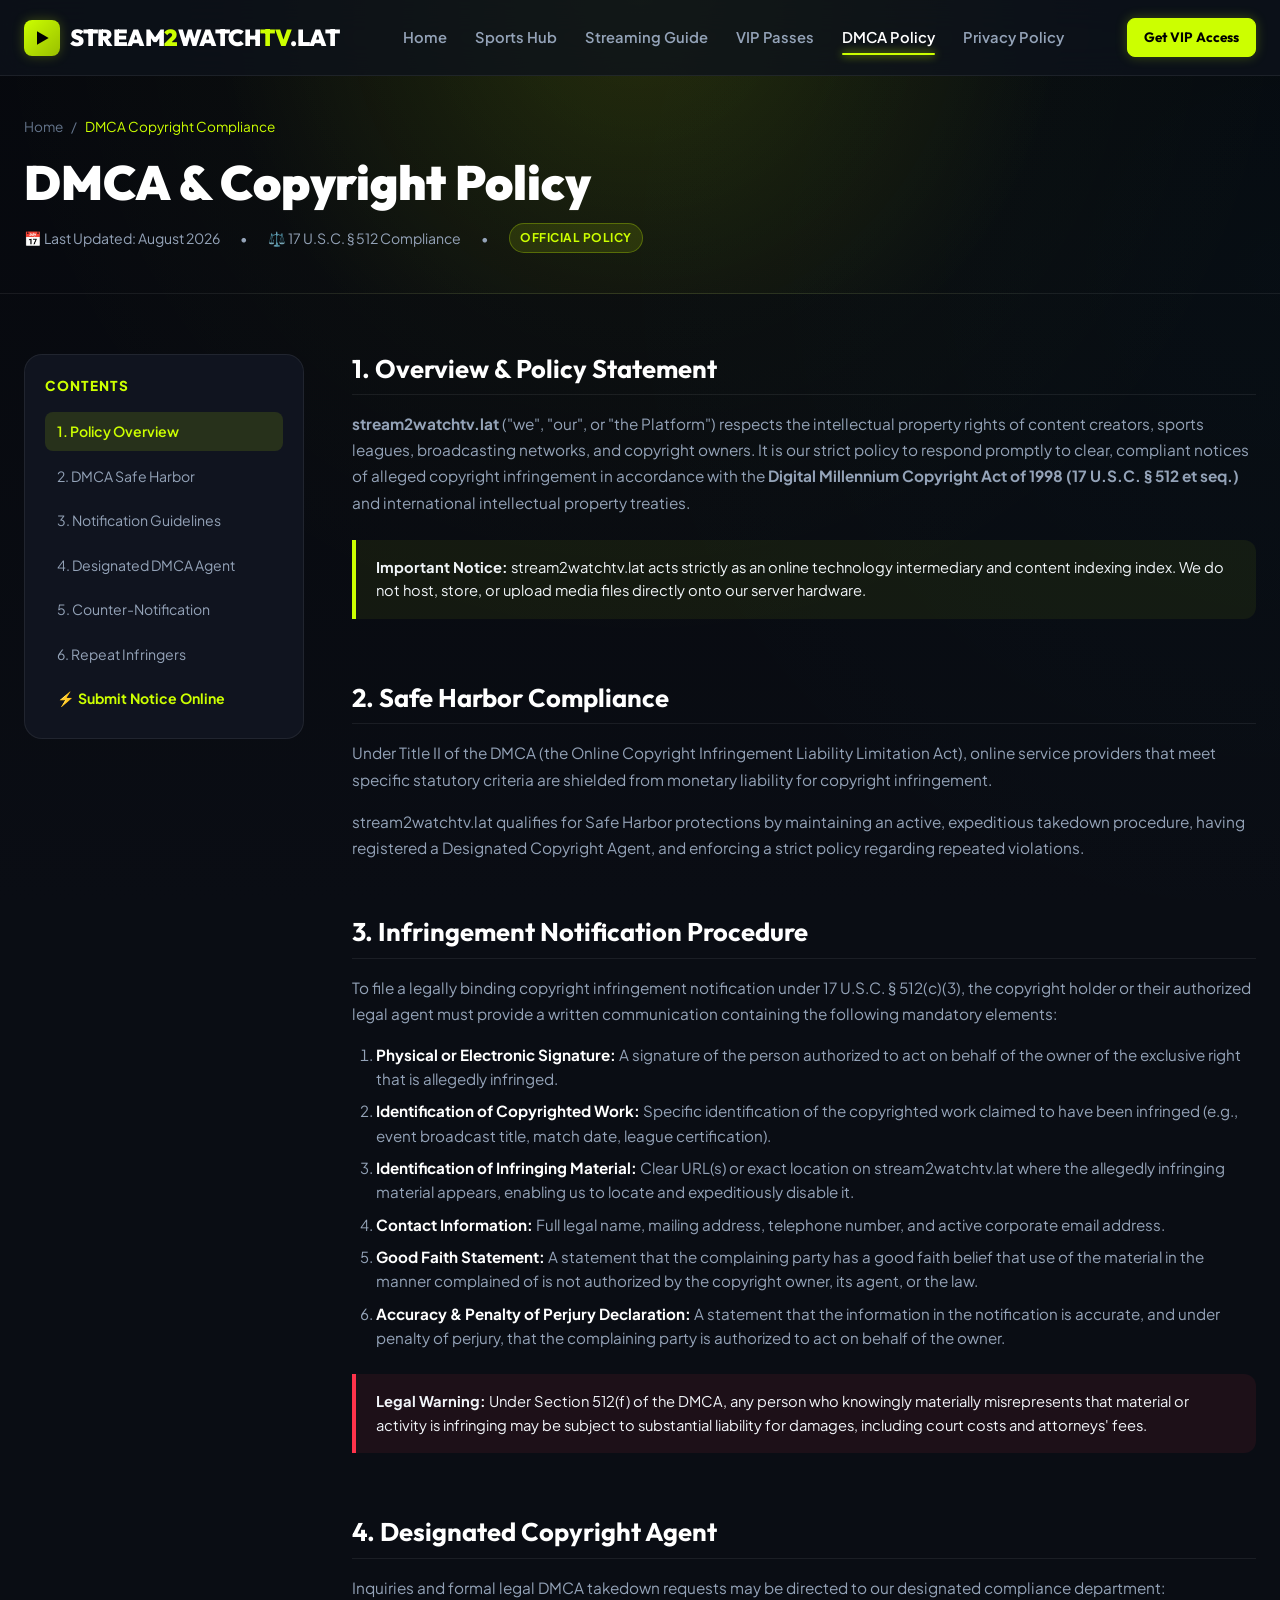
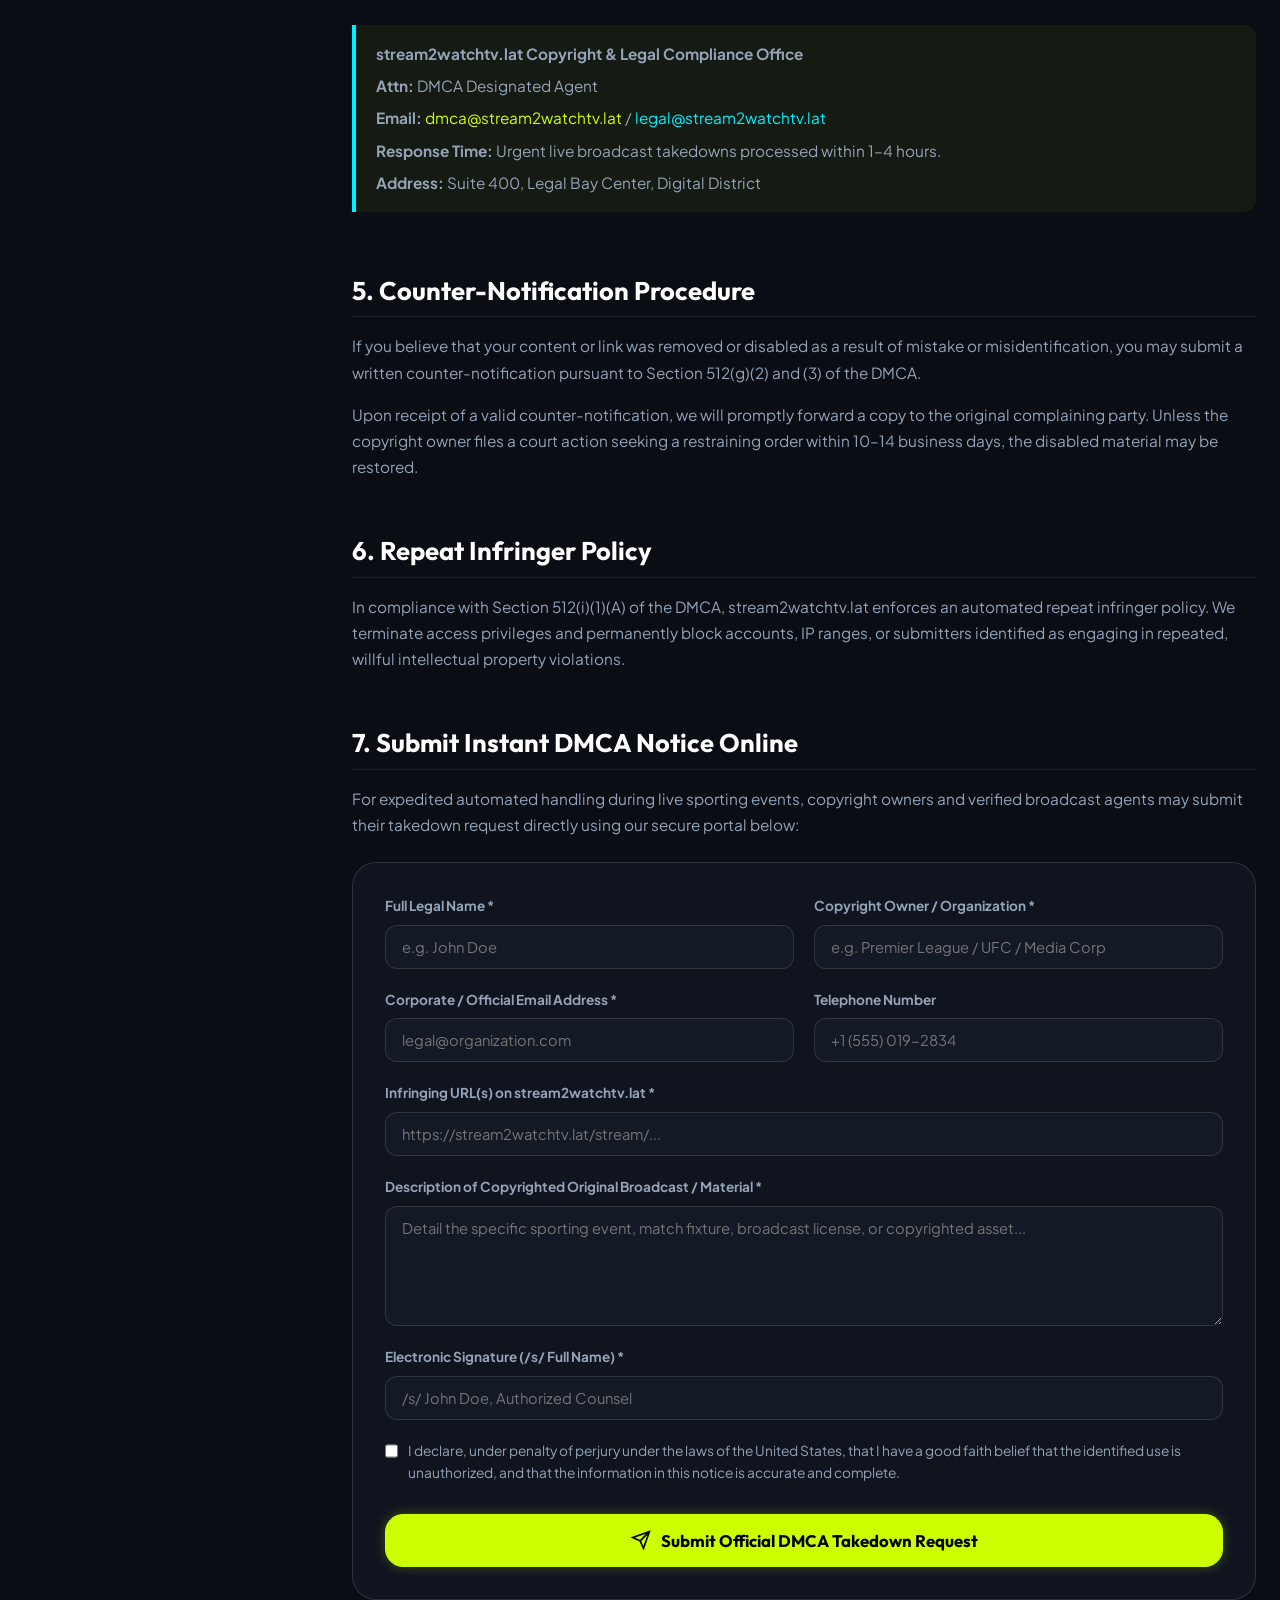
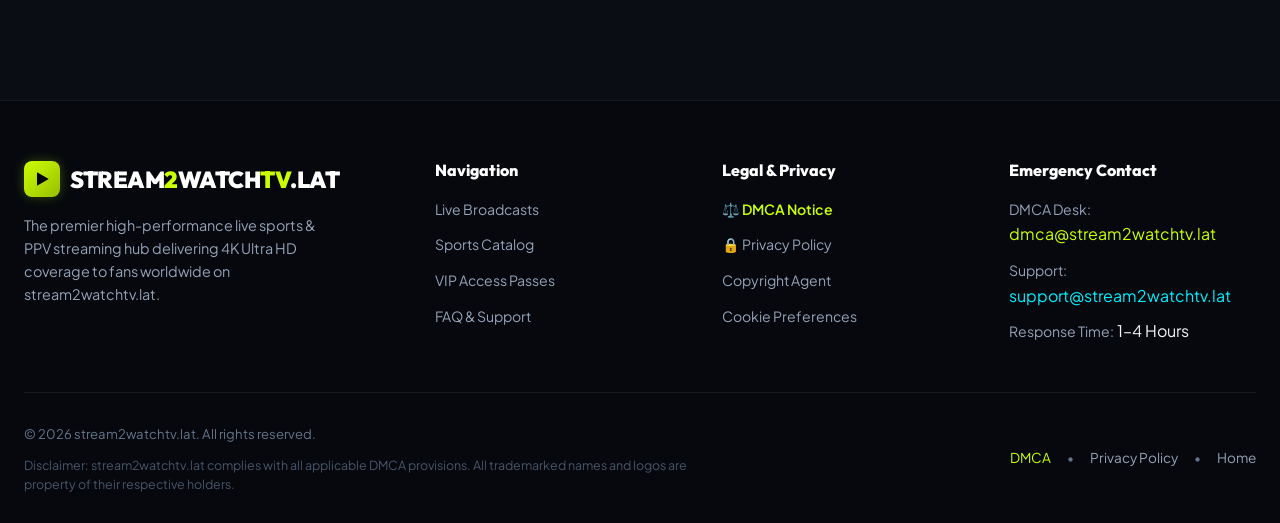
<file: dmca.html>
<!DOCTYPE html>
<html lang="en">
<head>
  <meta charset="UTF-8">
  <meta name="viewport" content="width=device-width, initial-scale=1.0">
  <title>Stream2Watch DMCA Policy | Copyright Compliance</title>
  <meta name="description" content="Official Stream2Watch DMCA copyright compliance policy. Submit intellectual property infringement notices and takedown requests on stream2watchtv.lat.">
  <meta name="keywords" content="stream2watch dmca, stream2watch, stream2watchtv.lat dmca, copyright policy, dmca takedown notice, copyright compliance, intellectual property, designated agent, content removal, safe harbor policy, 17 usc 512, copyright infringement, stream2watch legal">
  <meta name="robots" content="index, follow">
  <meta name="theme-color" content="#CCFF00">
  <link rel="canonical" href="https://stream2watchtv.lat/dmca.html">
  <meta property="og:title" content="Stream2Watch DMCA Policy | Copyright Compliance">
  <meta property="og:description" content="Official Stream2Watch DMCA copyright compliance policy. Submit intellectual property infringement notices and takedown requests on stream2watchtv.lat.">
  <meta property="og:url" content="https://stream2watchtv.lat/dmca.html">
  <meta property="og:type" content="article">
  <meta name="twitter:card" content="summary">
  <meta name="twitter:title" content="Stream2Watch DMCA Policy | Copyright Compliance">
  <meta name="twitter:description" content="Official Stream2Watch DMCA copyright compliance policy. Submit intellectual property infringement notices and takedown requests on stream2watchtv.lat.">
  <link rel="stylesheet" href="assets/css/style.css">
  <link rel="icon" href="data:image/svg+xml,<svg xmlns='http://www.w3.org/2000/svg' viewBox='0 0 24 24' fill='%23CCFF00'><polygon points='5 3 19 12 5 21 5 3'/></svg>">
</head>
<body>

  <!-- ==========================================================================
       Header & Navigation Bar
       ========================================================================== -->
  <header class="navbar">
    <div class="container nav-container">
      <a href="index.html" class="brand-logo">
        <div class="brand-icon-box">
          <svg viewBox="0 0 24 24" fill="currentColor">
            <polygon points="6 4 20 12 6 20 6 4"/>
          </svg>
        </div>
        <span>STREAM<span class="logo-highlight">2</span>WATCH<span class="logo-highlight">TV</span>.LAT</span>
      </a>

      <nav>
        <ul class="nav-menu">
          <li><a href="index.html" class="nav-link">Home</a></li>
          <li><a href="index.html#sports" class="nav-link">Sports Hub</a></li>
          <li><a href="index.html#article" class="nav-link">Streaming Guide</a></li>
          <li><a href="index.html#pricing" class="nav-link">VIP Passes</a></li>
          <li><a href="dmca.html" class="nav-link active">DMCA Policy</a></li>
          <li><a href="privacy-policy.html" class="nav-link">Privacy Policy</a></li>
        </ul>
      </nav>

      <div class="nav-actions">
        <a href="index.html#pricing" class="btn btn-neon btn-sm">
          <span>Get VIP Access</span>
        </a>

        <button class="mobile-toggle" id="mobileMenuToggle" aria-label="Toggle navigation menu">
          <svg width="24" height="24" viewBox="0 0 24 24" fill="none" stroke="currentColor" stroke-width="2">
            <line x1="3" y1="12" x2="21" y2="12"></line>
            <line x1="3" y1="6" x2="21" y2="6"></line>
            <line x1="3" y1="18" x2="21" y2="18"></line>
          </svg>
        </button>
      </div>
    </div>
  </header>

  <!-- Mobile Drawer Menu -->
  <div class="mobile-menu-drawer" id="mobileDrawer">
    <a href="index.html" class="mobile-nav-link">⚡ Home Overview</a>
    <a href="index.html#sports" class="mobile-nav-link">🏆 Sports Catalog</a>
    <a href="index.html#article" class="mobile-nav-link">📖 2026 Streaming Guide</a>
    <a href="index.html#pricing" class="mobile-nav-link">💳 VIP Access Pricing</a>
    <a href="dmca.html" class="mobile-nav-link active">⚖️ DMCA Policy</a>
    <a href="privacy-policy.html" class="mobile-nav-link">🔒 Privacy Policy</a>
  </div>

  <main>
    <!-- ==========================================================================
         Legal Page Header
         ========================================================================== -->
    <section class="legal-header">
      <div class="container">
        <div class="legal-breadcrumb">
          <a href="index.html">Home</a>
          <span>/</span>
          <span style="color: var(--neon);">DMCA Copyright Compliance</span>
        </div>
        <h1 class="legal-title">DMCA & Copyright Policy</h1>
        <div class="legal-meta">
          <span>📅 Last Updated: August 2026</span>
          <span>•</span>
          <span>⚖️ 17 U.S.C. § 512 Compliance</span>
          <span>•</span>
          <span class="badge badge-neon">Official Policy</span>
        </div>
      </div>
    </section>

    <!-- ==========================================================================
         Legal Content & Interactive Form Section
         ========================================================================== -->
    <section class="legal-content-section">
      <div class="container">
        <div class="legal-layout">
          
          <!-- Sticky Table of Contents Sidebar -->
          <aside class="legal-sidebar">
            <div class="sidebar-heading">Contents</div>
            <ul class="sidebar-nav">
              <li><a href="#overview" class="sidebar-link active">1. Policy Overview</a></li>
              <li><a href="#safe-harbor" class="sidebar-link">2. DMCA Safe Harbor</a></li>
              <li><a href="#takedown-procedure" class="sidebar-link">3. Notification Guidelines</a></li>
              <li><a href="#agent-details" class="sidebar-link">4. Designated DMCA Agent</a></li>
              <li><a href="#counter-notice" class="sidebar-link">5. Counter-Notification</a></li>
              <li><a href="#repeat-infringers" class="sidebar-link">6. Repeat Infringers</a></li>
              <li><a href="#takedown-form" class="sidebar-link" style="color: var(--neon); font-weight: 700;">⚡ Submit Notice Online</a></li>
            </ul>
          </aside>

          <!-- Main Legal Text Body -->
          <div class="legal-body">
            
            <!-- Block 1 -->
            <article class="legal-block" id="overview">
              <h2>1. Overview & Policy Statement</h2>
              <p>
                <strong>stream2watchtv.lat</strong> ("we", "our", or "the Platform") respects the intellectual property rights of content creators, sports leagues, broadcasting networks, and copyright owners. It is our strict policy to respond promptly to clear, compliant notices of alleged copyright infringement in accordance with the <strong>Digital Millennium Copyright Act of 1998 (17 U.S.C. § 512 et seq.)</strong> and international intellectual property treaties.
              </p>
              <div class="legal-alert-box">
                <strong>Important Notice:</strong> stream2watchtv.lat acts strictly as an online technology intermediary and content indexing index. We do not host, store, or upload media files directly onto our server hardware.
              </div>
            </article>

            <!-- Block 2 -->
            <article class="legal-block" id="safe-harbor">
              <h2>2. Safe Harbor Compliance</h2>
              <p>
                Under Title II of the DMCA (the Online Copyright Infringement Liability Limitation Act), online service providers that meet specific statutory criteria are shielded from monetary liability for copyright infringement.
              </p>
              <p>
                stream2watchtv.lat qualifies for Safe Harbor protections by maintaining an active, expeditious takedown procedure, having registered a Designated Copyright Agent, and enforcing a strict policy regarding repeated violations.
              </p>
            </article>

            <!-- Block 3 -->
            <article class="legal-block" id="takedown-procedure">
              <h2>3. Infringement Notification Procedure</h2>
              <p>
                To file a legally binding copyright infringement notification under 17 U.S.C. § 512(c)(3), the copyright holder or their authorized legal agent must provide a written communication containing the following mandatory elements:
              </p>
              <ol>
                <li><strong>Physical or Electronic Signature:</strong> A signature of the person authorized to act on behalf of the owner of the exclusive right that is allegedly infringed.</li>
                <li><strong>Identification of Copyrighted Work:</strong> Specific identification of the copyrighted work claimed to have been infringed (e.g., event broadcast title, match date, league certification).</li>
                <li><strong>Identification of Infringing Material:</strong> Clear URL(s) or exact location on stream2watchtv.lat where the allegedly infringing material appears, enabling us to locate and expeditiously disable it.</li>
                <li><strong>Contact Information:</strong> Full legal name, mailing address, telephone number, and active corporate email address.</li>
                <li><strong>Good Faith Statement:</strong> A statement that the complaining party has a good faith belief that use of the material in the manner complained of is not authorized by the copyright owner, its agent, or the law.</li>
                <li><strong>Accuracy & Penalty of Perjury Declaration:</strong> A statement that the information in the notification is accurate, and under penalty of perjury, that the complaining party is authorized to act on behalf of the owner.</li>
              </ol>
              <div class="legal-alert-box danger">
                <strong>Legal Warning:</strong> Under Section 512(f) of the DMCA, any person who knowingly materially misrepresents that material or activity is infringing may be subject to substantial liability for damages, including court costs and attorneys' fees.
              </div>
            </article>

            <!-- Block 4 -->
            <article class="legal-block" id="agent-details">
              <h2>4. Designated Copyright Agent</h2>
              <p>
                Inquiries and formal legal DMCA takedown requests may be directed to our designated compliance department:
              </p>
              <div class="legal-alert-box" style="border-left-color: var(--cyan-4k);">
                <p style="margin-bottom: 6px;"><strong>stream2watchtv.lat Copyright & Legal Compliance Office</strong></p>
                <p style="margin-bottom: 6px;"><strong>Attn:</strong> DMCA Designated Agent</p>
                <p style="margin-bottom: 6px;"><strong>Email:</strong> <span style="color: var(--neon);">dmca@stream2watchtv.lat</span> / <span style="color: var(--cyan-4k);">legal@stream2watchtv.lat</span></p>
                <p style="margin-bottom: 6px;"><strong>Response Time:</strong> Urgent live broadcast takedowns processed within 1–4 hours.</p>
                <p style="margin-bottom: 0;"><strong>Address:</strong> Suite 400, Legal Bay Center, Digital District</p>
              </div>
            </article>

            <!-- Block 5 -->
            <article class="legal-block" id="counter-notice">
              <h2>5. Counter-Notification Procedure</h2>
              <p>
                If you believe that your content or link was removed or disabled as a result of mistake or misidentification, you may submit a written counter-notification pursuant to Section 512(g)(2) and (3) of the DMCA.
              </p>
              <p>
                Upon receipt of a valid counter-notification, we will promptly forward a copy to the original complaining party. Unless the copyright owner files a court action seeking a restraining order within 10–14 business days, the disabled material may be restored.
              </p>
            </article>

            <!-- Block 6 -->
            <article class="legal-block" id="repeat-infringers">
              <h2>6. Repeat Infringer Policy</h2>
              <p>
                In compliance with Section 512(i)(1)(A) of the DMCA, stream2watchtv.lat enforces an automated repeat infringer policy. We terminate access privileges and permanently block accounts, IP ranges, or submitters identified as engaging in repeated, willful intellectual property violations.
              </p>
            </article>

            <!-- Block 7: Interactive DMCA Form -->
            <article class="legal-block" id="takedown-form">
              <h2>7. Submit Instant DMCA Notice Online</h2>
              <p>
                For expedited automated handling during live sporting events, copyright owners and verified broadcast agents may submit their takedown request directly using our secure portal below:
              </p>

              <div class="dmca-form-card">
                <form id="dmcaTakedownForm">
                  <div class="form-grid">
                    <div class="form-group">
                      <label class="form-label" for="dmcaName">Full Legal Name *</label>
                      <input type="text" id="dmcaName" class="form-input" placeholder="e.g. John Doe" required>
                    </div>

                    <div class="form-group">
                      <label class="form-label" for="dmcaCompany">Copyright Owner / Organization *</label>
                      <input type="text" id="dmcaCompany" class="form-input" placeholder="e.g. Premier League / UFC / Media Corp" required>
                    </div>

                    <div class="form-group">
                      <label class="form-label" for="dmcaEmail">Corporate / Official Email Address *</label>
                      <input type="email" id="dmcaEmail" class="form-input" placeholder="legal@organization.com" required>
                    </div>

                    <div class="form-group">
                      <label class="form-label" for="dmcaPhone">Telephone Number</label>
                      <input type="tel" id="dmcaPhone" class="form-input" placeholder="+1 (555) 019-2834">
                    </div>

                    <div class="form-group full-width">
                      <label class="form-label" for="dmcaUrl">Infringing URL(s) on stream2watchtv.lat *</label>
                      <input type="url" id="dmcaUrl" class="form-input" placeholder="https://stream2watchtv.lat/stream/..." required>
                    </div>

                    <div class="form-group full-width">
                      <label class="form-label" for="dmcaWork">Description of Copyrighted Original Broadcast / Material *</label>
                      <textarea id="dmcaWork" class="form-textarea" placeholder="Detail the specific sporting event, match fixture, broadcast license, or copyrighted asset..." required></textarea>
                    </div>

                    <div class="form-group full-width">
                      <label class="form-label" for="dmcaSignature">Electronic Signature (/s/ Full Name) *</label>
                      <input type="text" id="dmcaSignature" class="form-input" placeholder="/s/ John Doe, Authorized Counsel" required>
                    </div>

                    <div class="form-group full-width">
                      <label class="form-checkbox-label">
                        <input type="checkbox" id="dmcaDeclaration" required>
                        <span>
                          I declare, under penalty of perjury under the laws of the United States, that I have a good faith belief that the identified use is unauthorized, and that the information in this notice is accurate and complete.
                        </span>
                      </label>
                    </div>

                    <div class="form-group full-width" style="margin-top: 10px;">
                      <button type="submit" class="btn btn-neon btn-lg" style="width: 100%;">
                        <svg width="20" height="20" viewBox="0 0 24 24" fill="none" stroke="currentColor" stroke-width="2"><path d="M22 2L11 13"></path><polygon points="22 2 15 22 11 13 2 9 22 2"></polygon></svg>
                        <span>Submit Official DMCA Takedown Request</span>
                      </button>
                    </div>
                  </div>
                </form>
              </div>
            </article>

          </div>
        </div>
      </div>
    </section>
  </main>

  <!-- ==========================================================================
       Site Footer
       ========================================================================== -->
  <footer class="site-footer">
    <div class="container">
      <div class="footer-top">
        <div class="footer-brand-col">
          <a href="index.html" class="brand-logo">
            <div class="brand-icon-box">
              <svg viewBox="0 0 24 24" fill="currentColor"><polygon points="6 4 20 12 6 20 6 4"/></svg>
            </div>
            <span>STREAM<span class="logo-highlight">2</span>WATCH<span class="logo-highlight">TV</span>.LAT</span>
          </a>
          <p class="footer-brand-desc">
            The premier high-performance live sports & PPV streaming hub delivering 4K Ultra HD coverage to fans worldwide on stream2watchtv.lat.
          </p>
        </div>

        <div>
          <h4 class="footer-col-title">Navigation</h4>
          <ul class="footer-links">
            <li><a href="index.html" class="footer-link">Live Broadcasts</a></li>
            <li><a href="index.html#sports" class="footer-link">Sports Catalog</a></li>
            <li><a href="index.html#pricing" class="footer-link">VIP Access Passes</a></li>
            <li><a href="index.html#faq" class="footer-link">FAQ & Support</a></li>
          </ul>
        </div>

        <div>
          <h4 class="footer-col-title">Legal & Privacy</h4>
          <ul class="footer-links">
            <li><a href="dmca.html" class="footer-link" style="color: var(--neon); font-weight: 600;">⚖️ DMCA Notice</a></li>
            <li><a href="privacy-policy.html" class="footer-link">🔒 Privacy Policy</a></li>
            <li><a href="dmca.html#agent-details" class="footer-link">Copyright Agent</a></li>
            <li><a href="privacy-policy.html#cookies" class="footer-link">Cookie Preferences</a></li>
          </ul>
        </div>

        <div>
          <h4 class="footer-col-title">Emergency Contact</h4>
          <ul class="footer-links">
            <li><span style="color: var(--text-secondary); font-size: 0.88rem;">DMCA Desk:</span> <span style="color: var(--neon);">dmca@stream2watchtv.lat</span></li>
            <li><span style="color: var(--text-secondary); font-size: 0.88rem;">Support:</span> <span style="color: var(--cyan-4k);">support@stream2watchtv.lat</span></li>
            <li><span style="color: var(--text-secondary); font-size: 0.88rem;">Response Time:</span> 1–4 Hours</li>
          </ul>
        </div>
      </div>

      <div class="footer-bottom">
        <div>
          <p>© 2026 stream2watchtv.lat. All rights reserved.</p>
          <p class="footer-legal-disclaimer">
            Disclaimer: stream2watchtv.lat complies with all applicable DMCA provisions. All trademarked names and logos are property of their respective holders.
          </p>
        </div>
        <div style="display: flex; gap: 16px;">
          <a href="dmca.html" style="color: var(--neon); font-size: 0.85rem;">DMCA</a>
          <span>•</span>
          <a href="privacy-policy.html" style="color: var(--text-secondary); font-size: 0.85rem;">Privacy Policy</a>
          <span>•</span>
          <a href="index.html" style="color: var(--text-secondary); font-size: 0.85rem;">Home</a>
        </div>
      </div>
    </div>
  </footer>

  <!-- Scripts -->
  <script src="assets/js/main.js"></script>
</body>
</html>
</file>
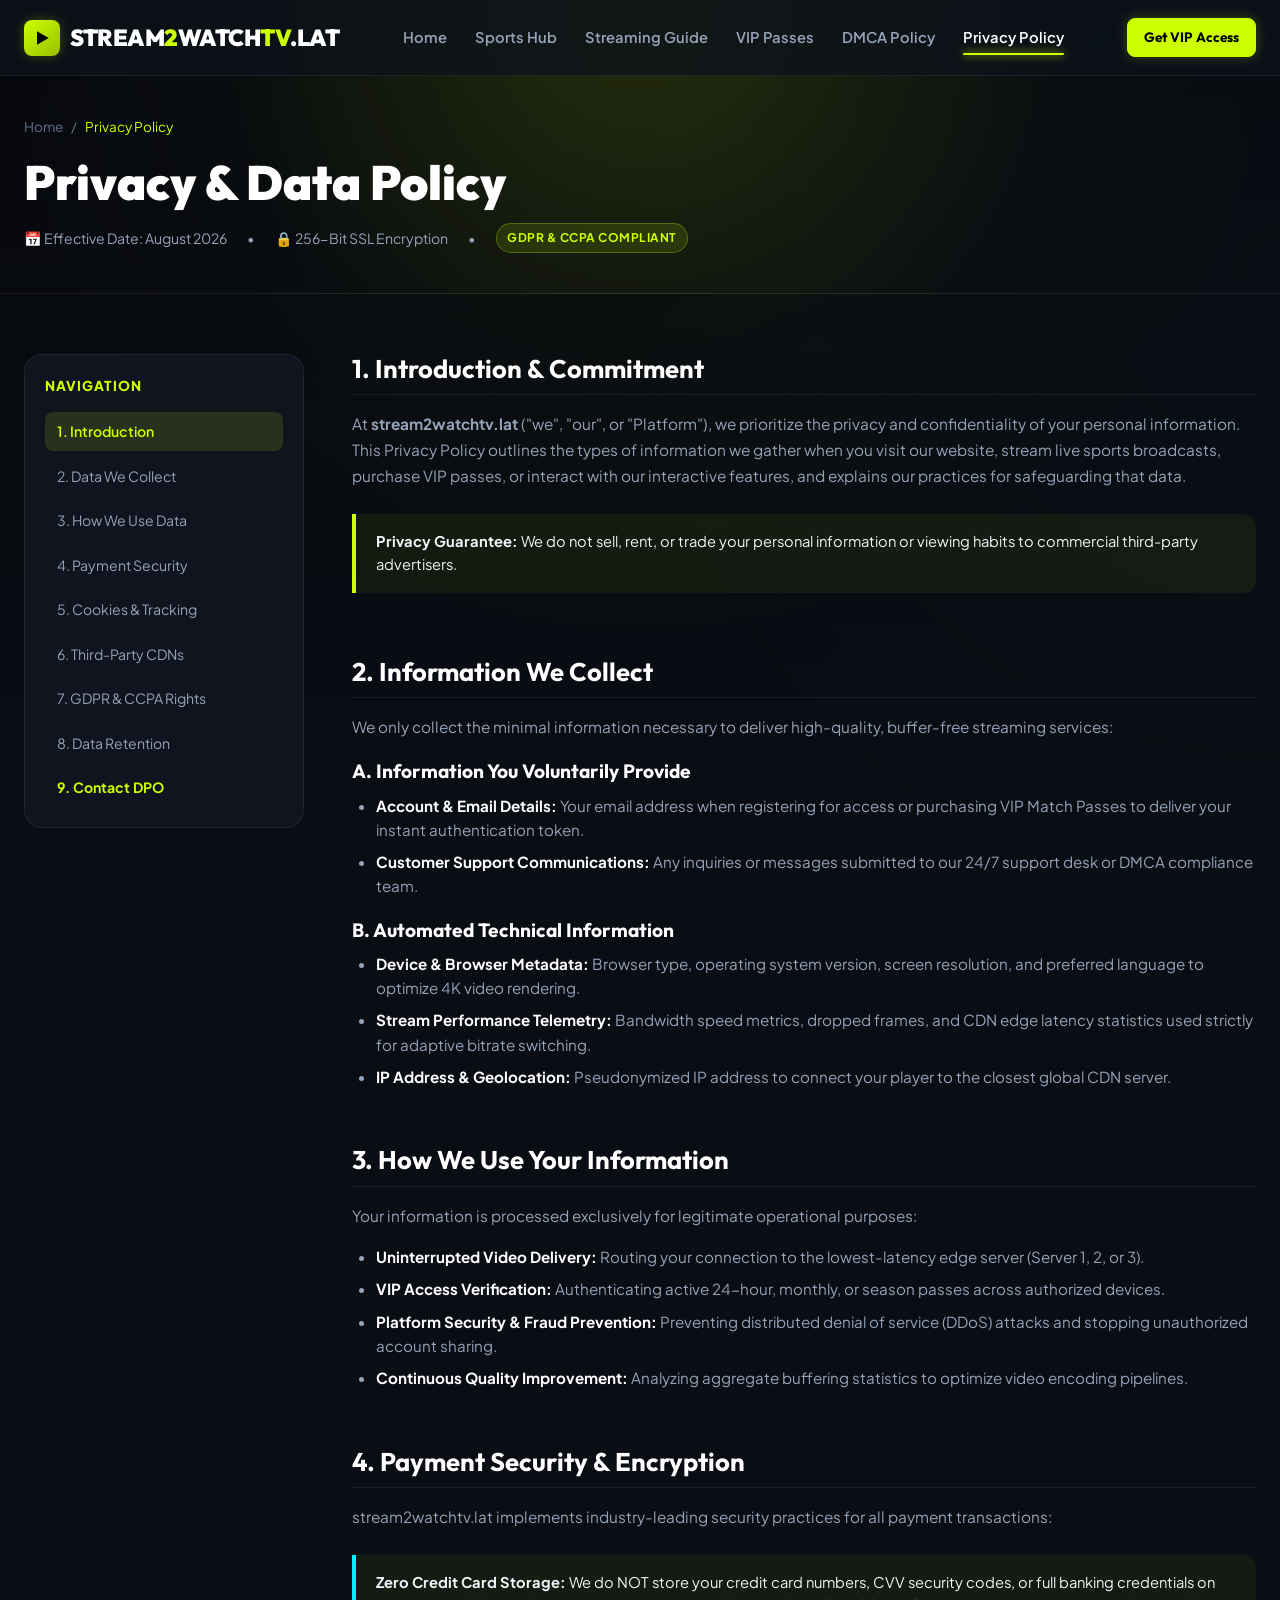
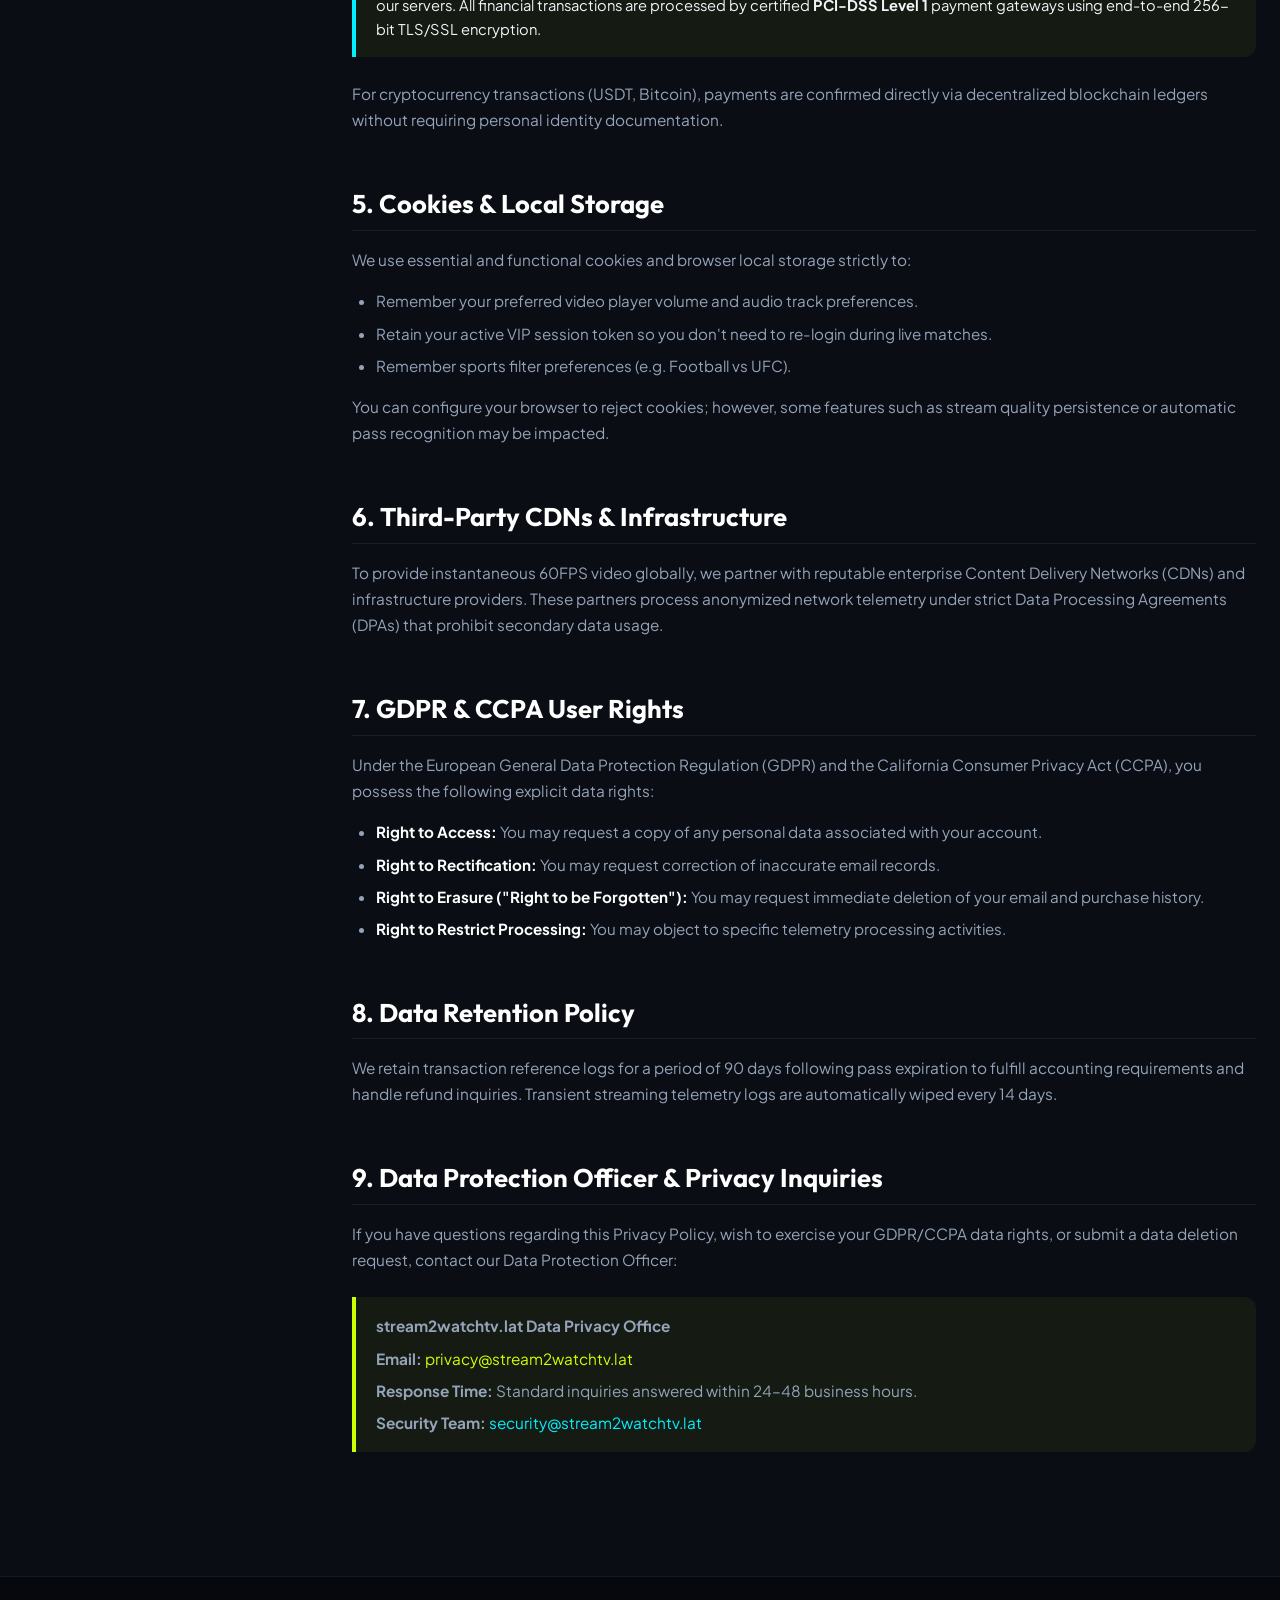
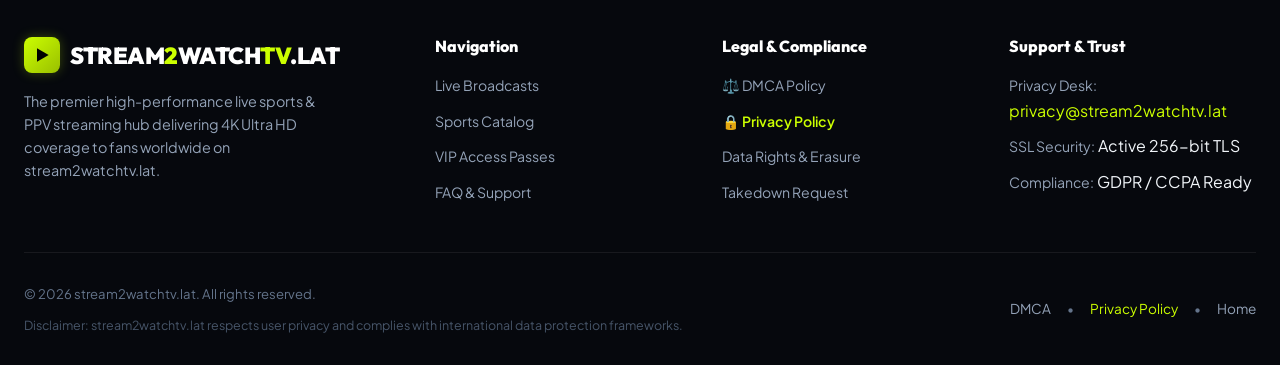
<file: privacy-policy.html>
<!DOCTYPE html>
<html lang="en">
<head>
  <meta charset="UTF-8">
  <meta name="viewport" content="width=device-width, initial-scale=1.0">
  <title>Stream2Watch Privacy Policy | Data Protection</title>
  <meta name="description" content="Read the Stream2Watch privacy policy. Learn how stream2watchtv.lat protects user data, encrypts payments, and adheres to GDPR and CCPA privacy standards.">
  <meta name="keywords" content="stream2watch privacy policy, stream2watch, stream2watchtv.lat privacy, data protection, gdpr compliance, ccpa privacy rights, secure sports streaming, encrypted payments, cookie policy, user privacy, payment security, data retention, stream2watch dpo">
  <meta name="robots" content="index, follow">
  <meta name="theme-color" content="#CCFF00">
  <link rel="canonical" href="https://stream2watchtv.lat/privacy-policy.html">
  <meta property="og:title" content="Stream2Watch Privacy Policy | Data Protection">
  <meta property="og:description" content="Read the Stream2Watch privacy policy. Learn how stream2watchtv.lat protects user data, encrypts payments, and adheres to GDPR and CCPA privacy standards.">
  <meta property="og:url" content="https://stream2watchtv.lat/privacy-policy.html">
  <meta property="og:type" content="article">
  <meta name="twitter:card" content="summary">
  <meta name="twitter:title" content="Stream2Watch Privacy Policy | Data Protection">
  <meta name="twitter:description" content="Read the Stream2Watch privacy policy. Learn how stream2watchtv.lat protects user data, encrypts payments, and adheres to GDPR and CCPA privacy standards.">
  <link rel="stylesheet" href="assets/css/style.css">
  <link rel="icon" href="data:image/svg+xml,<svg xmlns='http://www.w3.org/2000/svg' viewBox='0 0 24 24' fill='%23CCFF00'><polygon points='5 3 19 12 5 21 5 3'/></svg>">
</head>
<body>

  <!-- ==========================================================================
       Header & Navigation Bar
       ========================================================================== -->
  <header class="navbar">
    <div class="container nav-container">
      <a href="index.html" class="brand-logo">
        <div class="brand-icon-box">
          <svg viewBox="0 0 24 24" fill="currentColor">
            <polygon points="6 4 20 12 6 20 6 4"/>
          </svg>
        </div>
        <span>STREAM<span class="logo-highlight">2</span>WATCH<span class="logo-highlight">TV</span>.LAT</span>
      </a>

      <nav>
        <ul class="nav-menu">
          <li><a href="index.html" class="nav-link">Home</a></li>
          <li><a href="index.html#sports" class="nav-link">Sports Hub</a></li>
          <li><a href="index.html#article" class="nav-link">Streaming Guide</a></li>
          <li><a href="index.html#pricing" class="nav-link">VIP Passes</a></li>
          <li><a href="dmca.html" class="nav-link">DMCA Policy</a></li>
          <li><a href="privacy-policy.html" class="nav-link active">Privacy Policy</a></li>
        </ul>
      </nav>

      <div class="nav-actions">
        <a href="index.html#pricing" class="btn btn-neon btn-sm">
          <span>Get VIP Access</span>
        </a>

        <button class="mobile-toggle" id="mobileMenuToggle" aria-label="Toggle navigation menu">
          <svg width="24" height="24" viewBox="0 0 24 24" fill="none" stroke="currentColor" stroke-width="2">
            <line x1="3" y1="12" x2="21" y2="12"></line>
            <line x1="3" y1="6" x2="21" y2="6"></line>
            <line x1="3" y1="18" x2="21" y2="18"></line>
          </svg>
        </button>
      </div>
    </div>
  </header>

  <!-- Mobile Drawer Menu -->
  <div class="mobile-menu-drawer" id="mobileDrawer">
    <a href="index.html" class="mobile-nav-link">⚡ Home Overview</a>
    <a href="index.html#sports" class="mobile-nav-link">🏆 Sports Catalog</a>
    <a href="index.html#article" class="mobile-nav-link">📖 2026 Streaming Guide</a>
    <a href="index.html#pricing" class="mobile-nav-link">💳 VIP Access Pricing</a>
    <a href="dmca.html" class="mobile-nav-link">⚖️ DMCA Policy</a>
    <a href="privacy-policy.html" class="mobile-nav-link active">🔒 Privacy Policy</a>
  </div>

  <main>
    <!-- ==========================================================================
         Legal Header
         ========================================================================== -->
    <section class="legal-header">
      <div class="container">
        <div class="legal-breadcrumb">
          <a href="index.html">Home</a>
          <span>/</span>
          <span style="color: var(--neon);">Privacy Policy</span>
        </div>
        <h1 class="legal-title">Privacy & Data Policy</h1>
        <div class="legal-meta">
          <span>📅 Effective Date: August 2026</span>
          <span>•</span>
          <span>🔒 256-Bit SSL Encryption</span>
          <span>•</span>
          <span class="badge badge-neon">GDPR & CCPA Compliant</span>
        </div>
      </div>
    </section>

    <!-- ==========================================================================
         Legal Content Body
         ========================================================================== -->
    <section class="legal-content-section">
      <div class="container">
        <div class="legal-layout">

          <!-- Table of Contents Sidebar -->
          <aside class="legal-sidebar">
            <div class="sidebar-heading">Navigation</div>
            <ul class="sidebar-nav">
              <li><a href="#intro" class="sidebar-link active">1. Introduction</a></li>
              <li><a href="#data-collected" class="sidebar-link">2. Data We Collect</a></li>
              <li><a href="#how-we-use" class="sidebar-link">3. How We Use Data</a></li>
              <li><a href="#payment-security" class="sidebar-link">4. Payment Security</a></li>
              <li><a href="#cookies" class="sidebar-link">5. Cookies & Tracking</a></li>
              <li><a href="#third-parties" class="sidebar-link">6. Third-Party CDNs</a></li>
              <li><a href="#gdpr-rights" class="sidebar-link">7. GDPR & CCPA Rights</a></li>
              <li><a href="#retention" class="sidebar-link">8. Data Retention</a></li>
              <li><a href="#contact-dpo" class="sidebar-link" style="color: var(--neon); font-weight: 700;">9. Contact DPO</a></li>
            </ul>
          </aside>

          <!-- Legal Content -->
          <div class="legal-body">

            <!-- Section 1 -->
            <article class="legal-block" id="intro">
              <h2>1. Introduction & Commitment</h2>
              <p>
                At <strong>stream2watchtv.lat</strong> ("we", "our", or "Platform"), we prioritize the privacy and confidentiality of your personal information. This Privacy Policy outlines the types of information we gather when you visit our website, stream live sports broadcasts, purchase VIP passes, or interact with our interactive features, and explains our practices for safeguarding that data.
              </p>
              <div class="legal-alert-box">
                <strong>Privacy Guarantee:</strong> We do not sell, rent, or trade your personal information or viewing habits to commercial third-party advertisers.
              </div>
            </article>

            <!-- Section 2 -->
            <article class="legal-block" id="data-collected">
              <h2>2. Information We Collect</h2>
              <p>We only collect the minimal information necessary to deliver high-quality, buffer-free streaming services:</p>

              <h3>A. Information You Voluntarily Provide</h3>
              <ul>
                <li><strong>Account & Email Details:</strong> Your email address when registering for access or purchasing VIP Match Passes to deliver your instant authentication token.</li>
                <li><strong>Customer Support Communications:</strong> Any inquiries or messages submitted to our 24/7 support desk or DMCA compliance team.</li>
              </ul>

              <h3>B. Automated Technical Information</h3>
              <ul>
                <li><strong>Device & Browser Metadata:</strong> Browser type, operating system version, screen resolution, and preferred language to optimize 4K video rendering.</li>
                <li><strong>Stream Performance Telemetry:</strong> Bandwidth speed metrics, dropped frames, and CDN edge latency statistics used strictly for adaptive bitrate switching.</li>
                <li><strong>IP Address & Geolocation:</strong> Pseudonymized IP address to connect your player to the closest global CDN server.</li>
              </ul>
            </article>

            <!-- Section 3 -->
            <article class="legal-block" id="how-we-use">
              <h2>3. How We Use Your Information</h2>
              <p>Your information is processed exclusively for legitimate operational purposes:</p>
              <ul>
                <li><strong>Uninterrupted Video Delivery:</strong> Routing your connection to the lowest-latency edge server (Server 1, 2, or 3).</li>
                <li><strong>VIP Access Verification:</strong> Authenticating active 24-hour, monthly, or season passes across authorized devices.</li>
                <li><strong>Platform Security & Fraud Prevention:</strong> Preventing distributed denial of service (DDoS) attacks and stopping unauthorized account sharing.</li>
                <li><strong>Continuous Quality Improvement:</strong> Analyzing aggregate buffering statistics to optimize video encoding pipelines.</li>
              </ul>
            </article>

            <!-- Section 4 -->
            <article class="legal-block" id="payment-security">
              <h2>4. Payment Security & Encryption</h2>
              <p>
                stream2watchtv.lat implements industry-leading security practices for all payment transactions:
              </p>
              <div class="legal-alert-box" style="border-left-color: var(--cyan-4k);">
                <strong>Zero Credit Card Storage:</strong> We do NOT store your credit card numbers, CVV security codes, or full banking credentials on our servers. All financial transactions are processed by certified <strong>PCI-DSS Level 1</strong> payment gateways using end-to-end 256-bit TLS/SSL encryption.
              </div>
              <p>
                For cryptocurrency transactions (USDT, Bitcoin), payments are confirmed directly via decentralized blockchain ledgers without requiring personal identity documentation.
              </p>
            </article>

            <!-- Section 5 -->
            <article class="legal-block" id="cookies">
              <h2>5. Cookies & Local Storage</h2>
              <p>
                We use essential and functional cookies and browser local storage strictly to:
              </p>
              <ul>
                <li>Remember your preferred video player volume and audio track preferences.</li>
                <li>Retain your active VIP session token so you don't need to re-login during live matches.</li>
                <li>Remember sports filter preferences (e.g. Football vs UFC).</li>
              </ul>
              <p>
                You can configure your browser to reject cookies; however, some features such as stream quality persistence or automatic pass recognition may be impacted.
              </p>
            </article>

            <!-- Section 6 -->
            <article class="legal-block" id="third-parties">
              <h2>6. Third-Party CDNs & Infrastructure</h2>
              <p>
                To provide instantaneous 60FPS video globally, we partner with reputable enterprise Content Delivery Networks (CDNs) and infrastructure providers. These partners process anonymized network telemetry under strict Data Processing Agreements (DPAs) that prohibit secondary data usage.
              </p>
            </article>

            <!-- Section 7 -->
            <article class="legal-block" id="gdpr-rights">
              <h2>7. GDPR & CCPA User Rights</h2>
              <p>
                Under the European General Data Protection Regulation (GDPR) and the California Consumer Privacy Act (CCPA), you possess the following explicit data rights:
              </p>
              <ul>
                <li><strong>Right to Access:</strong> You may request a copy of any personal data associated with your account.</li>
                <li><strong>Right to Rectification:</strong> You may request correction of inaccurate email records.</li>
                <li><strong>Right to Erasure ("Right to be Forgotten"):</strong> You may request immediate deletion of your email and purchase history.</li>
                <li><strong>Right to Restrict Processing:</strong> You may object to specific telemetry processing activities.</li>
              </ul>
            </article>

            <!-- Section 8 -->
            <article class="legal-block" id="retention">
              <h2>8. Data Retention Policy</h2>
              <p>
                We retain transaction reference logs for a period of 90 days following pass expiration to fulfill accounting requirements and handle refund inquiries. Transient streaming telemetry logs are automatically wiped every 14 days.
              </p>
            </article>

            <!-- Section 9 -->
            <article class="legal-block" id="contact-dpo">
              <h2>9. Data Protection Officer & Privacy Inquiries</h2>
              <p>
                If you have questions regarding this Privacy Policy, wish to exercise your GDPR/CCPA data rights, or submit a data deletion request, contact our Data Protection Officer:
              </p>
              <div class="legal-alert-box">
                <p style="margin-bottom: 6px;"><strong>stream2watchtv.lat Data Privacy Office</strong></p>
                <p style="margin-bottom: 6px;"><strong>Email:</strong> <span style="color: var(--neon);">privacy@stream2watchtv.lat</span></p>
                <p style="margin-bottom: 6px;"><strong>Response Time:</strong> Standard inquiries answered within 24–48 business hours.</p>
                <p style="margin-bottom: 0;"><strong>Security Team:</strong> <span style="color: var(--cyan-4k);">security@stream2watchtv.lat</span></p>
              </div>
            </article>

          </div>
        </div>
      </div>
    </section>
  </main>

  <!-- ==========================================================================
       Site Footer
       ========================================================================== -->
  <footer class="site-footer">
    <div class="container">
      <div class="footer-top">
        <div class="footer-brand-col">
          <a href="index.html" class="brand-logo">
            <div class="brand-icon-box">
              <svg viewBox="0 0 24 24" fill="currentColor"><polygon points="6 4 20 12 6 20 6 4"/></svg>
            </div>
            <span>STREAM<span class="logo-highlight">2</span>WATCH<span class="logo-highlight">TV</span>.LAT</span>
          </a>
          <p class="footer-brand-desc">
            The premier high-performance live sports & PPV streaming hub delivering 4K Ultra HD coverage to fans worldwide on stream2watchtv.lat.
          </p>
        </div>

        <div>
          <h4 class="footer-col-title">Navigation</h4>
          <ul class="footer-links">
            <li><a href="index.html" class="footer-link">Live Broadcasts</a></li>
            <li><a href="index.html#sports" class="footer-link">Sports Catalog</a></li>
            <li><a href="index.html#pricing" class="footer-link">VIP Access Passes</a></li>
            <li><a href="index.html#faq" class="footer-link">FAQ & Support</a></li>
          </ul>
        </div>

        <div>
          <h4 class="footer-col-title">Legal & Compliance</h4>
          <ul class="footer-links">
            <li><a href="dmca.html" class="footer-link">⚖️ DMCA Policy</a></li>
            <li><a href="privacy-policy.html" class="footer-link" style="color: var(--neon); font-weight: 600;">🔒 Privacy Policy</a></li>
            <li><a href="privacy-policy.html#gdpr-rights" class="footer-link">Data Rights & Erasure</a></li>
            <li><a href="dmca.html#takedown-form" class="footer-link">Takedown Request</a></li>
          </ul>
        </div>

        <div>
          <h4 class="footer-col-title">Support & Trust</h4>
          <ul class="footer-links">
            <li><span style="color: var(--text-secondary); font-size: 0.88rem;">Privacy Desk:</span> <span style="color: var(--neon);">privacy@stream2watchtv.lat</span></li>
            <li><span style="color: var(--text-secondary); font-size: 0.88rem;">SSL Security:</span> Active 256-bit TLS</li>
            <li><span style="color: var(--text-secondary); font-size: 0.88rem;">Compliance:</span> GDPR / CCPA Ready</li>
          </ul>
        </div>
      </div>

      <div class="footer-bottom">
        <div>
          <p>© 2026 stream2watchtv.lat. All rights reserved.</p>
          <p class="footer-legal-disclaimer">
            Disclaimer: stream2watchtv.lat respects user privacy and complies with international data protection frameworks.
          </p>
        </div>
        <div style="display: flex; gap: 16px;">
          <a href="dmca.html" style="color: var(--text-secondary); font-size: 0.85rem;">DMCA</a>
          <span>•</span>
          <a href="privacy-policy.html" style="color: var(--neon); font-size: 0.85rem;">Privacy Policy</a>
          <span>•</span>
          <a href="index.html" style="color: var(--text-secondary); font-size: 0.85rem;">Home</a>
        </div>
      </div>
    </div>
  </footer>

  <!-- Scripts -->
  <script src="assets/js/main.js"></script>
</body>
</html>
</file>
<file: assets/css/style.css>
/* ==========================================================================
   STREAM2WATCH - Premium Sports Streaming CSS Design System
   Accent Color: Neon Yellow (#CCFF00) | Dark Cyber Carbon Theme
   ========================================================================== */

@import url('https://fonts.googleapis.com/css2?family=Outfit:wght@300;400;500;600;700;800;900&family=Plus+Jakarta+Sans:wght@400;500;600;700;800&display=swap');

:root {
  /* Neon Yellow Accent System */
  --neon: #CCFF00;
  --neon-glow: rgba(204, 255, 0, 0.45);
  --neon-soft: rgba(204, 255, 0, 0.12);
  --neon-border: rgba(204, 255, 0, 0.28);
  --neon-hover: #ddff33;
  --neon-dark: #99bf00;

  /* Live & Status Indicators */
  --live-red: #FF334B;
  --live-glow: rgba(255, 51, 75, 0.45);
  --cyan-4k: #00F0FF;
  --cyan-glow: rgba(0, 240, 255, 0.35);
  --success-green: #10B981;
  --warning-amber: #F59E0B;

  /* Surface & Background Colors */
  --bg-darkest: #06080D;
  --bg-main: #0A0D14;
  --bg-card: #10141F;
  --bg-card-hover: #161C2C;
  --bg-surface: #141926;
  --bg-glass: rgba(14, 18, 28, 0.78);
  --bg-glass-heavy: rgba(10, 13, 20, 0.92);

  /* Borders & Dividers */
  --border-subtle: rgba(255, 255, 255, 0.07);
  --border-medium: rgba(255, 255, 255, 0.12);
  --border-bright: rgba(255, 255, 255, 0.2);

  /* Typography Colors */
  --text-white: #FFFFFF;
  --text-primary: #F1F5F9;
  --text-secondary: #94A3B8;
  --text-muted: #64748B;
  --text-dim: #475569;

  /* Typography Settings */
  --font-heading: 'Outfit', sans-serif;
  --font-body: 'Plus Jakarta Sans', sans-serif;

  /* Layout & Spacing */
  --header-height: 76px;
  --container-max: 1280px;
  --radius-sm: 8px;
  --radius-md: 12px;
  --radius-lg: 18px;
  --radius-xl: 24px;
  --radius-full: 9999px;

  /* Shadows */
  --shadow-sm: 0 2px 8px rgba(0, 0, 0, 0.3);
  --shadow-md: 0 8px 24px rgba(0, 0, 0, 0.45);
  --shadow-lg: 0 16px 40px rgba(0, 0, 0, 0.6);
  --shadow-neon: 0 0 25px rgba(204, 255, 0, 0.35);
  --shadow-neon-sm: 0 0 12px rgba(204, 255, 0, 0.25);

  /* Transitions */
  --transition-fast: 0.15s ease;
  --transition-normal: 0.25s cubic-bezier(0.16, 1, 0.3, 1);
  --transition-slow: 0.4s cubic-bezier(0.16, 1, 0.3, 1);
}

/* ==========================================================================
   CSS Reset & Global Defaults
   ========================================================================== */

*, *::before, *::after {
  box-sizing: border-box;
  margin: 0;
  padding: 0;
}

html {
  font-size: 16px;
  scroll-behavior: smooth;
  scroll-padding-top: calc(var(--header-height) + 20px);
}

body {
  font-family: var(--font-body);
  background-color: var(--bg-main);
  color: var(--text-primary);
  line-height: 1.6;
  overflow-x: hidden;
  -webkit-font-smoothing: antialiased;
  -moz-osx-font-smoothing: grayscale;
  background-image: 
    radial-gradient(circle at 50% 0%, rgba(204, 255, 0, 0.04) 0%, transparent 60%),
    radial-gradient(circle at 100% 30%, rgba(0, 240, 255, 0.02) 0%, transparent 50%),
    linear-gradient(180deg, var(--bg-darkest) 0%, var(--bg-main) 100%);
  background-attachment: fixed;
  min-height: 100vh;
}

/* Custom Scrollbar */
::-webkit-scrollbar {
  width: 9px;
  height: 9px;
}
::-webkit-scrollbar-track {
  background: var(--bg-darkest);
}
::-webkit-scrollbar-thumb {
  background: var(--bg-card-hover);
  border-radius: var(--radius-full);
  border: 2px solid var(--bg-darkest);
}
::-webkit-scrollbar-thumb:hover {
  background: var(--neon-dark);
}

/* Selection Color */
::selection {
  background: var(--neon);
  color: #000000;
}

/* Typography Base */
h1, h2, h3, h4, h5, h6 {
  font-family: var(--font-heading);
  color: var(--text-white);
  line-height: 1.2;
  font-weight: 700;
}

a {
  color: inherit;
  text-decoration: none;
  transition: var(--transition-fast);
}

button, input, select, textarea {
  font-family: inherit;
  font-size: inherit;
}

img, svg {
  display: block;
  max-width: 100%;
}

.container {
  width: 100%;
  max-width: var(--container-max);
  margin: 0 auto;
  padding: 0 24px;
}

/* ==========================================================================
   Utility Classes & Badges
   ========================================================================== */

.text-neon {
  color: var(--neon) !important;
}

.text-cyan {
  color: var(--cyan-4k) !important;
}

.badge {
  display: inline-flex;
  align-items: center;
  gap: 6px;
  padding: 4px 10px;
  border-radius: var(--radius-full);
  font-size: 0.75rem;
  font-weight: 700;
  letter-spacing: 0.5px;
  text-transform: uppercase;
}

.badge-live {
  background: rgba(255, 51, 75, 0.15);
  color: var(--live-red);
  border: 1px solid rgba(255, 51, 75, 0.35);
  box-shadow: 0 0 10px rgba(255, 51, 75, 0.2);
}

.badge-live::before {
  content: '';
  width: 7px;
  height: 7px;
  border-radius: 50%;
  background: var(--live-red);
  box-shadow: 0 0 8px var(--live-red);
  animation: pulse-live 1.5s infinite;
}

.badge-neon {
  background: var(--neon-soft);
  color: var(--neon);
  border: 1px solid var(--neon-border);
}

.badge-cyan {
  background: rgba(0, 240, 255, 0.12);
  color: var(--cyan-4k);
  border: 1px solid rgba(0, 240, 255, 0.3);
}

.badge-gray {
  background: rgba(255, 255, 255, 0.08);
  color: var(--text-secondary);
  border: 1px solid var(--border-subtle);
}

@keyframes pulse-live {
  0%, 100% { opacity: 1; transform: scale(1); }
  50% { opacity: 0.4; transform: scale(0.85); }
}

/* ==========================================================================
   Buttons
   ========================================================================== */

.btn {
  display: inline-flex;
  align-items: center;
  justify-content: center;
  gap: 10px;
  font-family: var(--font-heading);
  font-weight: 700;
  font-size: 0.95rem;
  padding: 12px 24px;
  border-radius: var(--radius-md);
  border: 1px solid transparent;
  cursor: pointer;
  transition: all var(--transition-normal);
  white-space: nowrap;
  user-select: none;
}

.btn-sm {
  padding: 8px 16px;
  font-size: 0.85rem;
  border-radius: var(--radius-sm);
}

.btn-lg {
  padding: 15px 32px;
  font-size: 1.05rem;
  border-radius: var(--radius-lg);
}

.btn-neon {
  background: var(--neon);
  color: #000000;
  box-shadow: var(--shadow-neon-sm);
  border-color: var(--neon);
}

.btn-neon:hover {
  background: var(--neon-hover);
  box-shadow: var(--shadow-neon);
  transform: translateY(-2px);
  color: #000000;
}

.btn-neon:active {
  transform: translateY(0);
}

.btn-outline {
  background: rgba(255, 255, 255, 0.03);
  color: var(--text-white);
  border-color: var(--border-medium);
  backdrop-filter: blur(10px);
}

.btn-outline:hover {
  background: rgba(255, 255, 255, 0.08);
  border-color: var(--neon);
  color: var(--neon);
  transform: translateY(-2px);
}

/* ==========================================================================
   Navbar
   ========================================================================== */

.navbar {
  position: fixed;
  top: 0;
  left: 0;
  right: 0;
  height: var(--header-height);
  z-index: 1000;
  background: var(--bg-glass);
  backdrop-filter: blur(16px);
  -webkit-backdrop-filter: blur(16px);
  border-bottom: 1px solid var(--border-subtle);
  transition: background var(--transition-normal), border-color var(--transition-normal);
}

.navbar.scrolled {
  background: var(--bg-glass-heavy);
  border-bottom-color: var(--border-medium);
  box-shadow: var(--shadow-md);
}

.nav-container {
  display: flex;
  align-items: center;
  justify-content: space-between;
  height: 100%;
  gap: 20px;
}

.brand-logo {
  display: flex;
  align-items: center;
  gap: 10px;
  font-family: var(--font-heading);
  font-size: 1.45rem;
  font-weight: 900;
  letter-spacing: -0.5px;
  color: var(--text-white);
}

.brand-icon-box {
  width: 36px;
  height: 36px;
  background: linear-gradient(135deg, var(--neon) 0%, var(--neon-dark) 100%);
  border-radius: var(--radius-sm);
  display: flex;
  align-items: center;
  justify-content: center;
  color: #000000;
  box-shadow: var(--shadow-neon-sm);
}

.brand-icon-box svg {
  width: 20px;
  height: 20px;
}

.logo-highlight {
  color: var(--neon);
}

.nav-menu {
  display: flex;
  align-items: center;
  gap: 28px;
  list-style: none;
}

.nav-link {
  font-size: 0.92rem;
  font-weight: 600;
  color: var(--text-secondary);
  display: flex;
  align-items: center;
  gap: 6px;
  padding: 6px 0;
  position: relative;
}

.nav-link:hover, .nav-link.active {
  color: var(--text-white);
}

.nav-link.active::after, .nav-link:hover::after {
  content: '';
  position: absolute;
  bottom: 0;
  left: 0;
  width: 100%;
  height: 2px;
  background: var(--neon);
  border-radius: var(--radius-full);
  box-shadow: 0 0 8px var(--neon);
}

.nav-actions {
  display: flex;
  align-items: center;
  gap: 16px;
}

.mobile-toggle {
  display: none;
  background: transparent;
  border: 1px solid var(--border-subtle);
  color: var(--text-white);
  padding: 8px;
  border-radius: var(--radius-sm);
  cursor: pointer;
}

@media (max-width: 900px) {
  .nav-menu { display: none; }
  .mobile-toggle { display: block; }
}

.mobile-menu-drawer {
  position: fixed;
  top: var(--header-height);
  left: 0;
  right: 0;
  background: var(--bg-darkest);
  border-bottom: 1px solid var(--border-medium);
  padding: 24px;
  display: flex;
  flex-direction: column;
  gap: 18px;
  transform: translateY(-120%);
  opacity: 0;
  pointer-events: none;
  transition: all var(--transition-normal);
  z-index: 999;
}

.mobile-menu-drawer.open {
  transform: translateY(0);
  opacity: 1;
  pointer-events: auto;
  box-shadow: var(--shadow-lg);
}

.mobile-nav-link {
  font-size: 1.1rem;
  font-weight: 600;
  color: var(--text-secondary);
  padding: 10px 0;
  border-bottom: 1px solid var(--border-subtle);
  display: flex;
  align-items: center;
  justify-content: space-between;
}

.mobile-nav-link:hover, .mobile-nav-link.active {
  color: var(--neon);
}

/* ==========================================================================
   Hero Section (Centered & High-Impact)
   ========================================================================== */

.hero-section {
  padding-top: calc(var(--header-height) + 50px);
  padding-bottom: 70px;
  position: relative;
  text-align: center;
}

.hero-centered {
  max-width: 880px;
  margin: 0 auto;
  display: flex;
  flex-direction: column;
  align-items: center;
}

.hero-eyebrow {
  display: inline-flex;
  align-items: center;
  gap: 10px;
  background: rgba(204, 255, 0, 0.08);
  border: 1px solid var(--neon-border);
  padding: 6px 16px;
  border-radius: var(--radius-full);
  font-size: 0.85rem;
  font-weight: 700;
  color: var(--neon);
  margin-bottom: 24px;
}

.hero-title {
  font-size: clamp(2.5rem, 5.5vw, 4.2rem);
  font-weight: 900;
  letter-spacing: -1.5px;
  margin-bottom: 24px;
  line-height: 1.1;
}

.hero-desc {
  font-size: 1.18rem;
  color: var(--text-secondary);
  margin-bottom: 36px;
  max-width: 680px;
  line-height: 1.65;
}

.hero-actions {
  display: flex;
  flex-wrap: wrap;
  justify-content: center;
  gap: 16px;
  margin-bottom: 48px;
}

.hero-trust-bar {
  display: flex;
  flex-wrap: wrap;
  justify-content: center;
  align-items: center;
  gap: 32px;
  padding-top: 30px;
  border-top: 1px solid var(--border-subtle);
  width: 100%;
}

.trust-item {
  display: flex;
  align-items: center;
  gap: 10px;
  font-size: 0.9rem;
  color: var(--text-secondary);
}

.trust-icon {
  color: var(--neon);
  display: flex;
}

/* ==========================================================================
   Sports Categories Description Section
   ========================================================================== */

.sports-desc-section {
  padding: 80px 0;
  position: relative;
}

.section-header {
  display: flex;
  flex-direction: column;
  align-items: center;
  text-align: center;
  gap: 8px;
  margin-bottom: 48px;
}

.section-subtitle {
  color: var(--neon);
  font-size: 0.85rem;
  font-weight: 700;
  text-transform: uppercase;
  letter-spacing: 1.5px;
}

.section-heading {
  font-size: clamp(1.8rem, 3.5vw, 2.5rem);
  font-weight: 900;
}

.sports-desc-grid {
  display: grid;
  grid-template-columns: repeat(auto-fit, minmax(360px, 1fr));
  gap: 24px;
}

@media (max-width: 480px) {
  .sports-desc-grid {
    grid-template-columns: 1fr;
  }
}

.sport-desc-card {
  background: var(--bg-card);
  border: 1px solid var(--border-subtle);
  border-radius: var(--radius-xl);
  padding: 30px 26px;
  display: flex;
  flex-direction: column;
  gap: 18px;
  position: relative;
  transition: all var(--transition-normal);
  overflow: hidden;
}

.sport-desc-card::before {
  content: '';
  position: absolute;
  top: 0;
  left: 0;
  width: 100%;
  height: 3px;
  background: transparent;
  transition: background var(--transition-fast);
}

.sport-desc-card:hover {
  background: var(--bg-card-hover);
  border-color: var(--neon-border);
  transform: translateY(-5px);
  box-shadow: var(--shadow-lg), var(--shadow-neon-sm);
}

.sport-desc-card:hover::before {
  background: var(--neon);
}

.sport-card-top {
  display: flex;
  align-items: center;
  justify-content: space-between;
}

.sport-icon-title {
  display: flex;
  align-items: center;
  gap: 14px;
}

.sport-emoji-box {
  width: 50px;
  height: 50px;
  border-radius: var(--radius-md);
  background: var(--neon-soft);
  border: 1px solid var(--neon-border);
  display: flex;
  align-items: center;
  justify-content: center;
  font-size: 1.5rem;
}

.sport-title {
  font-size: 1.3rem;
  font-weight: 800;
  color: var(--text-white);
}

.sport-desc-text {
  font-size: 0.94rem;
  color: var(--text-secondary);
  line-height: 1.6;
}

.sport-leagues-wrap {
  display: flex;
  flex-direction: column;
  gap: 8px;
}

.sport-leagues-label {
  font-size: 0.78rem;
  font-weight: 700;
  text-transform: uppercase;
  color: var(--neon);
  letter-spacing: 0.8px;
}

.sport-tags-list {
  display: flex;
  flex-wrap: wrap;
  gap: 8px;
}

.sport-tag {
  background: rgba(255, 255, 255, 0.05);
  border: 1px solid var(--border-subtle);
  border-radius: var(--radius-sm);
  padding: 4px 10px;
  font-size: 0.8rem;
  font-weight: 600;
  color: var(--text-primary);
}

.sport-features-footer {
  display: flex;
  align-items: center;
  justify-content: space-between;
  padding-top: 16px;
  border-top: 1px solid var(--border-subtle);
  font-size: 0.85rem;
  color: var(--text-muted);
}

/* ==========================================================================
   Editorial Article Section
   ========================================================================== */

.sports-article-section {
  padding: 80px 0;
  background: linear-gradient(180deg, var(--bg-main) 0%, #06080D 100%);
  border-top: 1px solid var(--border-subtle);
  border-bottom: 1px solid var(--border-subtle);
}

.article-container {
  max-width: 920px;
  margin: 0 auto;
  background: var(--bg-card);
  border: 1px solid var(--border-medium);
  border-radius: var(--radius-xl);
  padding: 50px 44px;
  box-shadow: var(--shadow-lg);
}

@media (max-width: 600px) {
  .article-container {
    padding: 28px 20px;
  }
}

.article-badge-header {
  display: flex;
  align-items: center;
  gap: 12px;
  margin-bottom: 20px;
}

.article-heading {
  font-size: clamp(1.8rem, 3.5vw, 2.6rem);
  font-weight: 900;
  line-height: 1.2;
  margin-bottom: 18px;
  letter-spacing: -0.8px;
}

.article-meta-info {
  display: flex;
  flex-wrap: wrap;
  align-items: center;
  gap: 18px;
  padding-bottom: 24px;
  border-bottom: 1px solid var(--border-subtle);
  margin-bottom: 32px;
  font-size: 0.88rem;
  color: var(--text-muted);
}

.article-body-text {
  display: flex;
  flex-direction: column;
  gap: 28px;
  font-size: 1.02rem;
  color: var(--text-secondary);
  line-height: 1.8;
}

.article-body-text p {
  margin: 0;
}

.article-body-text h3 {
  font-size: 1.45rem;
  color: var(--text-white);
  margin-top: 10px;
  display: flex;
  align-items: center;
  gap: 10px;
}

.article-callout-box {
  background: rgba(204, 255, 0, 0.05);
  border-left: 4px solid var(--neon);
  border-radius: 0 var(--radius-md) var(--radius-md) 0;
  padding: 20px 24px;
  color: var(--text-primary);
  font-size: 0.98rem;
  line-height: 1.6;
}

.article-features-grid {
  display: grid;
  grid-template-columns: 1fr 1fr;
  gap: 18px;
  margin: 10px 0;
}

@media (max-width: 600px) {
  .article-features-grid {
    grid-template-columns: 1fr;
  }
}

.article-feature-item {
  background: var(--bg-surface);
  border: 1px solid var(--border-subtle);
  border-radius: var(--radius-md);
  padding: 18px;
}

.article-feature-item h4 {
  font-size: 1.05rem;
  color: var(--neon);
  margin-bottom: 6px;
}

.article-feature-item p {
  font-size: 0.88rem;
  color: var(--text-secondary);
}

/* ==========================================================================
   Features Grid
   ========================================================================== */

.features-section {
  padding: 70px 0;
  background: rgba(0, 0, 0, 0.25);
  border-top: 1px solid var(--border-subtle);
  border-bottom: 1px solid var(--border-subtle);
}

.features-grid {
  display: grid;
  grid-template-columns: repeat(auto-fit, minmax(260px, 1fr));
  gap: 24px;
}

.feature-card {
  background: var(--bg-card);
  border: 1px solid var(--border-subtle);
  border-radius: var(--radius-lg);
  padding: 30px 24px;
  transition: all var(--transition-normal);
  display: flex;
  flex-direction: column;
  gap: 14px;
}

.feature-card:hover {
  border-color: var(--neon-border);
  transform: translateY(-4px);
  box-shadow: var(--shadow-neon-sm);
}

.feature-icon-box {
  width: 52px;
  height: 52px;
  border-radius: var(--radius-md);
  background: var(--neon-soft);
  border: 1px solid var(--neon-border);
  display: flex;
  align-items: center;
  justify-content: center;
  color: var(--neon);
}

.feature-title {
  font-size: 1.2rem;
  font-weight: 700;
}

.feature-desc {
  font-size: 0.92rem;
  color: var(--text-secondary);
}

/* ==========================================================================
   Pricing & Passes Section
   ========================================================================== */

.pricing-section {
  padding: 80px 0;
  position: relative;
}

.pricing-grid {
  display: grid;
  grid-template-columns: repeat(auto-fit, minmax(310px, 1fr));
  gap: 28px;
  align-items: stretch;
}

.pricing-card {
  background: var(--bg-card);
  border: 1px solid var(--border-medium);
  border-radius: var(--radius-xl);
  padding: 36px 30px;
  display: flex;
  flex-direction: column;
  justify-content: space-between;
  gap: 28px;
  position: relative;
  transition: all var(--transition-normal);
}

.pricing-card:hover {
  transform: translateY(-6px);
  box-shadow: var(--shadow-lg);
}

.pricing-card.featured {
  background: linear-gradient(180deg, #161D2B 0%, #101521 100%);
  border: 2px solid var(--neon);
  box-shadow: var(--shadow-neon);
}

.pricing-badge-popular {
  position: absolute;
  top: -14px;
  left: 50%;
  transform: translateX(-50%);
  background: var(--neon);
  color: #000000;
  font-family: var(--font-heading);
  font-weight: 800;
  font-size: 0.78rem;
  padding: 4px 16px;
  border-radius: var(--radius-full);
  letter-spacing: 1px;
  text-transform: uppercase;
}

.pricing-header {
  display: flex;
  flex-direction: column;
  gap: 12px;
}

.plan-name {
  font-size: 1.35rem;
  font-weight: 800;
}

.plan-desc {
  font-size: 0.88rem;
  color: var(--text-secondary);
}

.plan-price-wrap {
  display: flex;
  align-items: baseline;
  gap: 6px;
  margin: 12px 0;
}

.currency {
  font-size: 1.5rem;
  font-weight: 700;
  color: var(--neon);
}

.price-amount {
  font-family: var(--font-heading);
  font-size: 3rem;
  font-weight: 900;
  line-height: 1;
  color: var(--text-white);
}

.price-period {
  color: var(--text-muted);
  font-size: 0.9rem;
}

.plan-features-list {
  list-style: none;
  display: flex;
  flex-direction: column;
  gap: 14px;
}

.plan-feature-item {
  display: flex;
  align-items: center;
  gap: 12px;
  font-size: 0.92rem;
  color: var(--text-primary);
}

.feature-check {
  color: var(--neon);
  flex-shrink: 0;
}

/* ==========================================================================
   FAQ Section
   ========================================================================== */

.faq-section {
  padding: 70px 0;
}

.faq-wrapper {
  max-width: 800px;
  margin: 0 auto;
  display: flex;
  flex-direction: column;
  gap: 16px;
}

.faq-item {
  background: var(--bg-card);
  border: 1px solid var(--border-subtle);
  border-radius: var(--radius-md);
  overflow: hidden;
  transition: border-color var(--transition-fast);
}

.faq-item.active {
  border-color: var(--neon-border);
}

.faq-question {
  width: 100%;
  padding: 20px 24px;
  display: flex;
  align-items: center;
  justify-content: space-between;
  gap: 16px;
  background: transparent;
  border: none;
  color: var(--text-white);
  font-family: var(--font-heading);
  font-size: 1.05rem;
  font-weight: 700;
  text-align: left;
  cursor: pointer;
}

.faq-icon {
  color: var(--neon);
  transition: transform var(--transition-normal);
  flex-shrink: 0;
}

.faq-item.active .faq-icon {
  transform: rotate(180deg);
}

.faq-answer {
  max-height: 0;
  overflow: hidden;
  transition: max-height var(--transition-normal), padding var(--transition-normal);
  color: var(--text-secondary);
  font-size: 0.95rem;
  padding: 0 24px;
}

.faq-item.active .faq-answer {
  max-height: 250px;
  padding: 0 24px 20px 24px;
}

/* ==========================================================================
   Checkout & Access Modal
   ========================================================================== */

.modal-backdrop {
  position: fixed;
  inset: 0;
  background: rgba(4, 6, 10, 0.85);
  backdrop-filter: blur(12px);
  -webkit-backdrop-filter: blur(12px);
  z-index: 2000;
  display: flex;
  align-items: center;
  justify-content: center;
  padding: 20px;
  opacity: 0;
  pointer-events: none;
  transition: opacity var(--transition-normal);
}

.modal-backdrop.active {
  opacity: 1;
  pointer-events: auto;
}

.modal-container {
  background: var(--bg-card);
  border: 1px solid var(--border-medium);
  border-radius: var(--radius-xl);
  width: 100%;
  max-width: 500px;
  overflow: hidden;
  box-shadow: var(--shadow-lg);
  transform: scale(0.95);
  transition: transform var(--transition-normal);
}

.modal-backdrop.active .modal-container {
  transform: scale(1);
}

.modal-header {
  padding: 18px 24px;
  background: rgba(255, 255, 255, 0.02);
  border-bottom: 1px solid var(--border-subtle);
  display: flex;
  align-items: center;
  justify-content: space-between;
}

.modal-title {
  font-size: 1.15rem;
  font-weight: 800;
}

.modal-close-btn {
  background: transparent;
  border: none;
  color: var(--text-secondary);
  cursor: pointer;
  padding: 6px;
  border-radius: var(--radius-sm);
  display: flex;
  align-items: center;
  justify-content: center;
  transition: var(--transition-fast);
}

.modal-close-btn:hover {
  color: var(--text-white);
  background: rgba(255, 255, 255, 0.1);
}

.modal-body {
  padding: 24px;
}

.checkout-plan-summary {
  background: var(--bg-surface);
  border: 1px solid var(--border-medium);
  border-radius: var(--radius-md);
  padding: 16px;
  display: flex;
  align-items: center;
  justify-content: space-between;
  margin-bottom: 20px;
}

.payment-methods-grid {
  display: grid;
  grid-template-columns: repeat(3, 1fr);
  gap: 10px;
  margin-bottom: 20px;
}

.pay-btn-option {
  padding: 12px 8px;
  background: var(--bg-surface);
  border: 1px solid var(--border-subtle);
  border-radius: var(--radius-md);
  color: var(--text-secondary);
  font-size: 0.85rem;
  font-weight: 700;
  display: flex;
  flex-direction: column;
  align-items: center;
  gap: 6px;
  cursor: pointer;
  transition: all var(--transition-fast);
}

.pay-btn-option:hover, .pay-btn-option.active {
  border-color: var(--neon);
  color: var(--neon);
  background: var(--neon-soft);
}

/* ==========================================================================
   Legal Pages (DMCA & Privacy Policy)
   ========================================================================== */

.legal-header {
  padding-top: calc(var(--header-height) + 40px);
  padding-bottom: 40px;
  background: radial-gradient(circle at 50% 0%, var(--neon-soft) 0%, transparent 60%);
  border-bottom: 1px solid var(--border-subtle);
}

.legal-breadcrumb {
  display: flex;
  align-items: center;
  gap: 8px;
  font-size: 0.85rem;
  color: var(--text-muted);
  margin-bottom: 16px;
}

.legal-breadcrumb a:hover {
  color: var(--neon);
}

.legal-title {
  font-size: clamp(2.2rem, 4vw, 3rem);
  font-weight: 900;
  margin-bottom: 12px;
}

.legal-meta {
  display: flex;
  align-items: center;
  gap: 20px;
  font-size: 0.88rem;
  color: var(--text-secondary);
}

.legal-content-section {
  padding: 60px 0 100px;
}

.legal-layout {
  display: grid;
  grid-template-columns: 280px 1fr;
  gap: 48px;
  align-items: start;
}

@media (max-width: 900px) {
  .legal-layout {
    grid-template-columns: 1fr;
  }
}

.legal-sidebar {
  position: sticky;
  top: calc(var(--header-height) + 24px);
  background: var(--bg-card);
  border: 1px solid var(--border-subtle);
  border-radius: var(--radius-lg);
  padding: 20px;
}

.sidebar-heading {
  font-size: 0.85rem;
  font-weight: 800;
  text-transform: uppercase;
  color: var(--neon);
  letter-spacing: 1px;
  margin-bottom: 16px;
}

.sidebar-nav {
  list-style: none;
  display: flex;
  flex-direction: column;
  gap: 6px;
}

.sidebar-link {
  display: block;
  padding: 8px 12px;
  font-size: 0.88rem;
  color: var(--text-secondary);
  border-radius: var(--radius-sm);
  transition: all var(--transition-fast);
}

.sidebar-link:hover, .sidebar-link.active {
  background: var(--neon-soft);
  color: var(--neon);
  font-weight: 600;
}

.legal-body {
  display: flex;
  flex-direction: column;
  gap: 40px;
}

.legal-block {
  scroll-margin-top: calc(var(--header-height) + 30px);
}

.legal-block h2 {
  font-size: 1.6rem;
  margin-bottom: 16px;
  display: flex;
  align-items: center;
  gap: 12px;
  padding-bottom: 10px;
  border-bottom: 1px solid var(--border-subtle);
}

.legal-block h3 {
  font-size: 1.2rem;
  margin: 20px 0 10px;
}

.legal-block p {
  color: var(--text-secondary);
  margin-bottom: 16px;
  font-size: 0.96rem;
  line-height: 1.7;
}

.legal-block ul, .legal-block ol {
  color: var(--text-secondary);
  padding-left: 24px;
  margin-bottom: 16px;
  display: flex;
  flex-direction: column;
  gap: 8px;
  font-size: 0.95rem;
}

.legal-block li strong {
  color: var(--text-white);
}

.legal-alert-box {
  background: rgba(204, 255, 0, 0.06);
  border-left: 4px solid var(--neon);
  border-radius: 0 var(--radius-md) var(--radius-md) 0;
  padding: 16px 20px;
  margin: 24px 0;
  color: var(--text-primary);
  font-size: 0.92rem;
}

.legal-alert-box.danger {
  background: rgba(255, 51, 75, 0.08);
  border-left-color: var(--live-red);
}

.dmca-form-card {
  background: var(--bg-card);
  border: 1px solid var(--border-medium);
  border-radius: var(--radius-xl);
  padding: 32px;
  margin-top: 24px;
}

.form-grid {
  display: grid;
  grid-template-columns: 1fr 1fr;
  gap: 20px;
}

@media (max-width: 600px) {
  .form-grid {
    grid-template-columns: 1fr;
  }
}

.form-group {
  display: flex;
  flex-direction: column;
  gap: 8px;
}

.form-group.full-width {
  grid-column: 1 / -1;
}

.form-label {
  font-size: 0.85rem;
  font-weight: 700;
  color: var(--text-secondary);
}

.form-input, .form-textarea, .form-select {
  background: var(--bg-surface);
  border: 1px solid var(--border-medium);
  border-radius: var(--radius-md);
  padding: 12px 16px;
  font-size: 0.92rem;
  color: var(--text-primary);
  transition: all var(--transition-fast);
}

.form-input:focus, .form-textarea:focus, .form-select:focus {
  outline: none;
  border-color: var(--neon);
  box-shadow: 0 0 12px var(--neon-soft);
  background: #0B0E17;
}

.form-textarea {
  min-height: 120px;
  resize: vertical;
}

.form-checkbox-label {
  display: flex;
  align-items: flex-start;
  gap: 10px;
  font-size: 0.86rem;
  color: var(--text-secondary);
  cursor: pointer;
}

.form-checkbox-label input[type="checkbox"] {
  accent-color: var(--neon);
  margin-top: 3px;
  width: 16px;
  height: 16px;
}

.toast-notification {
  position: fixed;
  bottom: 24px;
  right: 24px;
  background: var(--bg-card);
  border: 1px solid var(--neon-border);
  box-shadow: var(--shadow-lg), var(--shadow-neon-sm);
  border-radius: var(--radius-md);
  padding: 16px 20px;
  display: flex;
  align-items: center;
  gap: 12px;
  color: var(--text-white);
  font-size: 0.92rem;
  z-index: 3000;
  transform: translateY(100px);
  opacity: 0;
  transition: all var(--transition-normal);
}

.toast-notification.show {
  transform: translateY(0);
  opacity: 1;
}

/* ==========================================================================
   Footer
   ========================================================================== */

.site-footer {
  background: var(--bg-darkest);
  border-top: 1px solid var(--border-subtle);
  padding: 60px 0 30px;
}

.footer-top {
  display: grid;
  grid-template-columns: 1.5fr 1fr 1fr 1fr;
  gap: 40px;
  margin-bottom: 48px;
}

@media (max-width: 900px) {
  .footer-top {
    grid-template-columns: 1fr 1fr;
  }
}

@media (max-width: 540px) {
  .footer-top {
    grid-template-columns: 1fr;
  }
}

.footer-brand-col {
  display: flex;
  flex-direction: column;
  gap: 16px;
}

.footer-brand-desc {
  font-size: 0.9rem;
  color: var(--text-secondary);
  max-width: 320px;
}

.footer-col-title {
  font-size: 1rem;
  font-weight: 800;
  color: var(--text-white);
  margin-bottom: 16px;
  position: relative;
}

.footer-links {
  list-style: none;
  display: flex;
  flex-direction: column;
  gap: 10px;
}

.footer-link {
  font-size: 0.88rem;
  color: var(--text-secondary);
}

.footer-link:hover {
  color: var(--neon);
  transform: translateX(4px);
}

.footer-bottom {
  padding-top: 30px;
  border-top: 1px solid var(--border-subtle);
  display: flex;
  flex-wrap: wrap;
  align-items: center;
  justify-content: space-between;
  gap: 20px;
  font-size: 0.82rem;
  color: var(--text-muted);
}

.footer-legal-disclaimer {
  max-width: 700px;
  font-size: 0.78rem;
  color: var(--text-dim);
  line-height: 1.5;
  margin-top: 12px;
}
</file>
